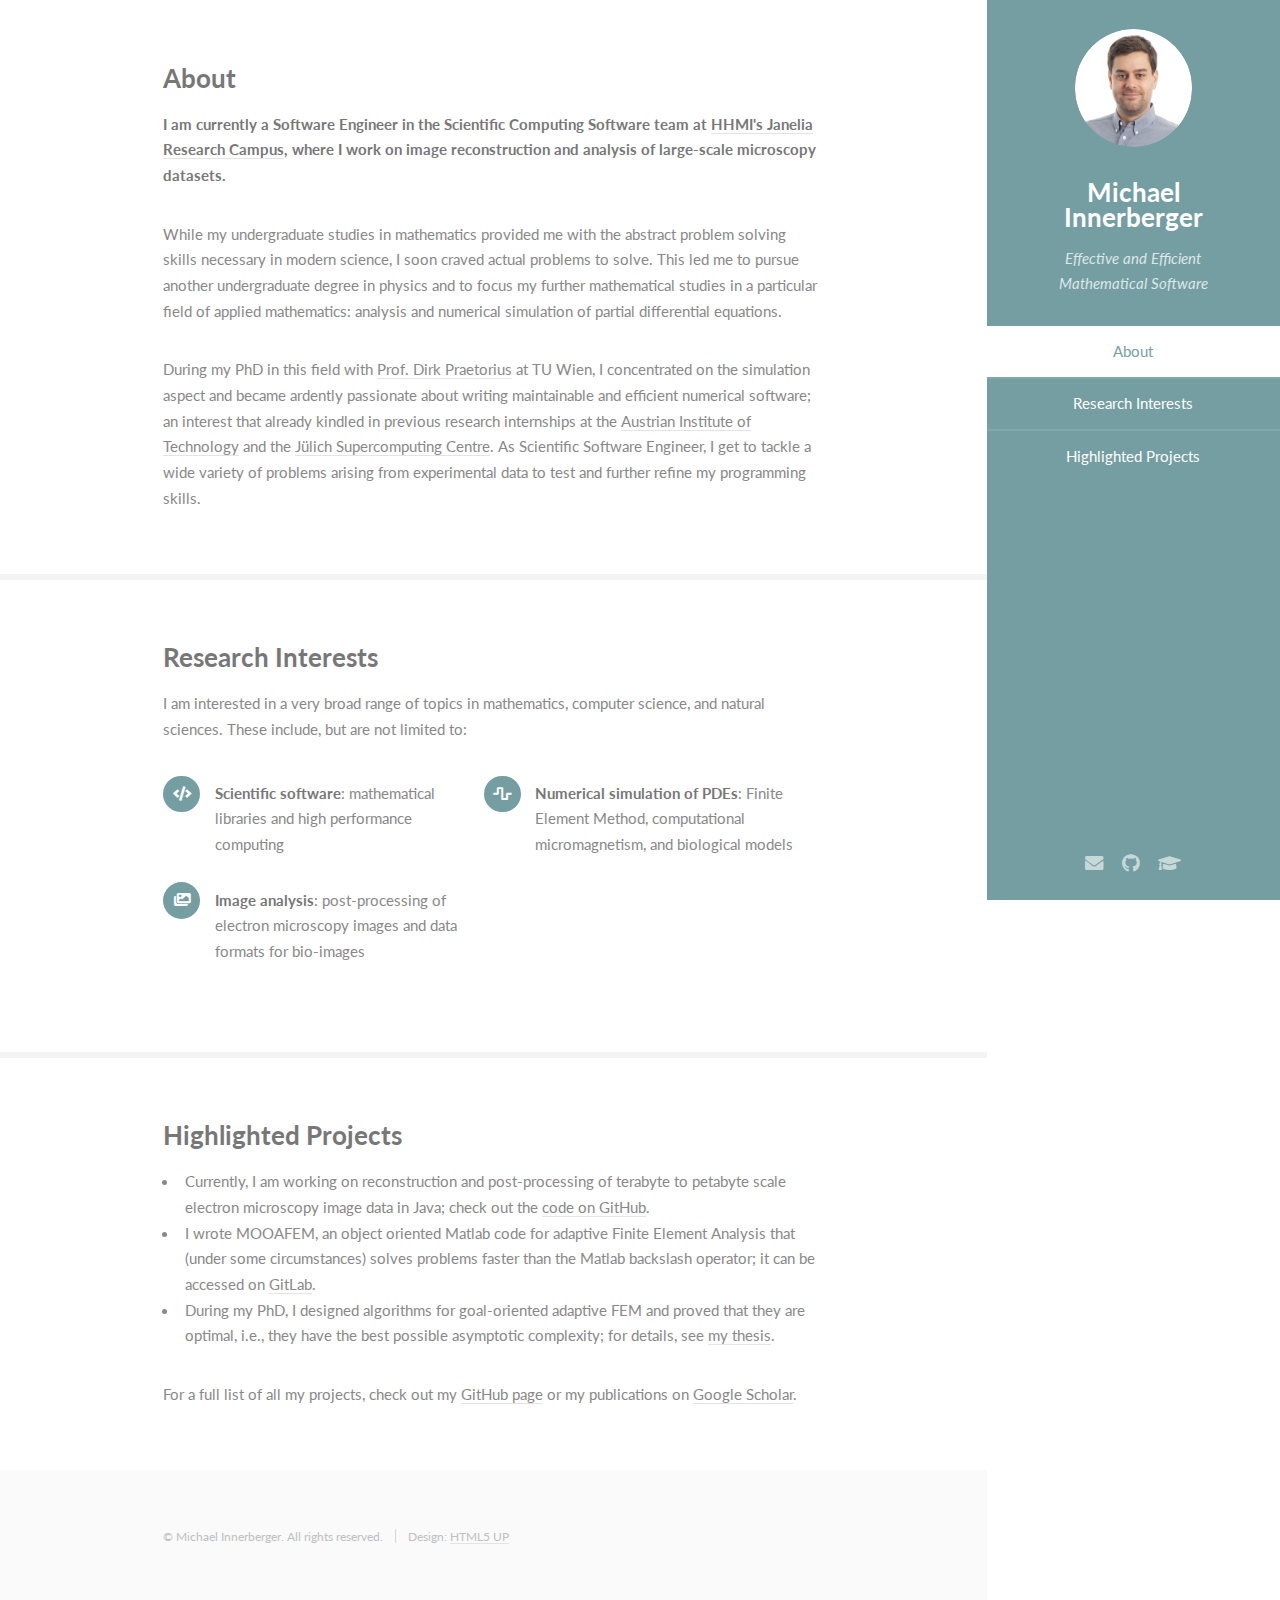
<file: index.html>
<!DOCTYPE HTML>
<!--
	Read Only by HTML5 UP
	html5up.net | @ajlkn
	Free for personal and commercial use under the CCA 3.0 license (html5up.net/license)
-->
<html>
	<head>
		<title>Michael Innerberger - Homepage</title>
		<meta charset="utf-8" />
		<meta name="viewport" content="width=device-width, initial-scale=1, user-scalable=no" />
		<link rel="stylesheet" href="assets/css/main.css" />
	</head>
	<body class="is-preload">

		<!-- Header -->
			<section id="header">
				<header>
					<span class="image avatar"><img src="images/avatar.jpg" alt="" /></span>
					<h1 id="logo"><a href="#">Michael Innerberger</a></h1>
					<p>Effective and Efficient<br/>Mathematical Software</p>
				</header>
				<nav id="nav">
					<ul>
<li><a href="#about" class="active">About</a></li>
<li><a href="#research-interests">Research Interests</a></li>
<li><a href="#highlighted-projects">Highlighted Projects</a></li>

					</ul>
				</nav>
				<footer>
					<ul class="icons">
						<li><a href="mailto:innerbergerm[at]hhmi.org" class="icon solid fa-envelope"><span class="label">Email</span></a></li>
						<li><a href="https://github.com/minnerbe" class="icon brands fa-github"><span class="label">Github</span></a></li>
						<li><a href="https://scholar.google.com/citations?user=YduVeoMAAAAJ" class="icon solid fa-graduation-cap"><span class="label">Google Scholar</span></a></li>
					</ul>
				</footer>
			</section>

		<!-- Wrapper -->
			<div id="wrapper">

				<!-- Main -->
					<div id="main">

<!-- About -->
<section id="about">
<div class="container">
<h3>About</h3>
<p><strong>I am currently a Software Engineer in the Scientific Computing Software team at <a href="https://www.janelia.org">HHMI's Janelia Research Campus</a>, where I work on image reconstruction and analysis of large-scale microscopy datasets.</strong></p>
<p>While my undergraduate studies in mathematics provided me with the abstract problem solving skills necessary in modern science, I soon craved actual problems to solve. This led me to pursue another undergraduate degree in physics and to focus my further mathematical studies in a particular field of applied mathematics: analysis and numerical simulation of partial differential equations.</p>
<p>During my PhD in this field with <a href="https://www.asc.tuwien.ac.at/~praetorius/">Prof. Dirk Praetorius</a> at TU Wien, I concentrated on the simulation aspect and became ardently passionate about writing maintainable and efficient numerical software; an interest that already kindled in previous research internships at the <a href="https://www.ait.ac.at/en/">Austrian Institute of Technology</a> and the <a href="https://www.fz-juelich.de/en/ias/jsc">Jülich Supercomputing Centre</a>. As Scientific Software Engineer, I get to tackle a wide variety of problems arising from experimental data to test and further refine my programming skills.</p></div>
</section>

<!-- Research Interests -->
<section id="research-interests">
<div class="container">
<h3>Research Interests</h3>
<p>I am interested in a very broad range of topics in mathematics, computer science, and natural sciences. These include, but are not limited to:</p>
<ul class="feature-icons">
	<li class="icon solid fa-code"><b>Scientific software</b>: mathematical libraries and high performance computing</li>
	<li class="icon solid fa-wave-square"><b>Numerical simulation of PDEs</b>: Finite Element Method, computational micromagnetism, and biological models</li>
	<li class="icon solid fa-images"><b>Image analysis</b>: post-processing of electron microscopy images and data formats for bio-images</li>
</ul>
</div>
</section>

<!-- Highlighted Projects -->
<section id="highlighted-projects">
<div class="container">
<h3>Highlighted Projects</h3>
<ul>
<li>Currently, I am working on reconstruction and post-processing of terabyte to petabyte scale electron microscopy image data in Java; check out the <a href="https://github.com/saalfeldlab/render">code on GitHub</a>.</li>
<li>I wrote MOOAFEM, an object oriented Matlab code for adaptive Finite Element Analysis that (under some circumstances) solves problems faster than the Matlab backslash operator; it can be accessed on <a href="https://gitlab.tuwien.ac.at/asc/praetorius/mooafem">GitLab</a>.</li>
<li>During my PhD, I designed algorithms for goal-oriented adaptive FEM and proved that they are optimal, i.e., they have the best possible asymptotic complexity; for details, see <a href="https://doi.org/10.34726/hss.2022.97220">my thesis</a>.</li>
</ul>
<p>For a full list of all my projects, check out my <a href="https://github.com/minnerbe">GitHub page</a> or my publications on <a href="https://scholar.google.com/citations?user=YduVeoMAAAAJ">Google Scholar</a>.</p></div>
</section>



					</div>

				<!-- Footer -->
					<section id="footer">
						<div class="container">
							<ul class="copyright">
								<li>&copy; Michael Innerberger. All rights reserved.</li><li>Design: <a href="http://html5up.net">HTML5 UP</a></li>
							</ul>
						</div>
					</section>

			</div>

		<!-- Scripts -->
			<script src="assets/js/jquery.min.js"></script>
			<script src="assets/js/jquery.scrollex.min.js"></script>
			<script src="assets/js/jquery.scrolly.min.js"></script>
			<script src="assets/js/browser.min.js"></script>
			<script src="assets/js/breakpoints.min.js"></script>
			<script src="assets/js/util.js"></script>
			<script src="assets/js/main.js"></script>

	</body>
</html>
</file>
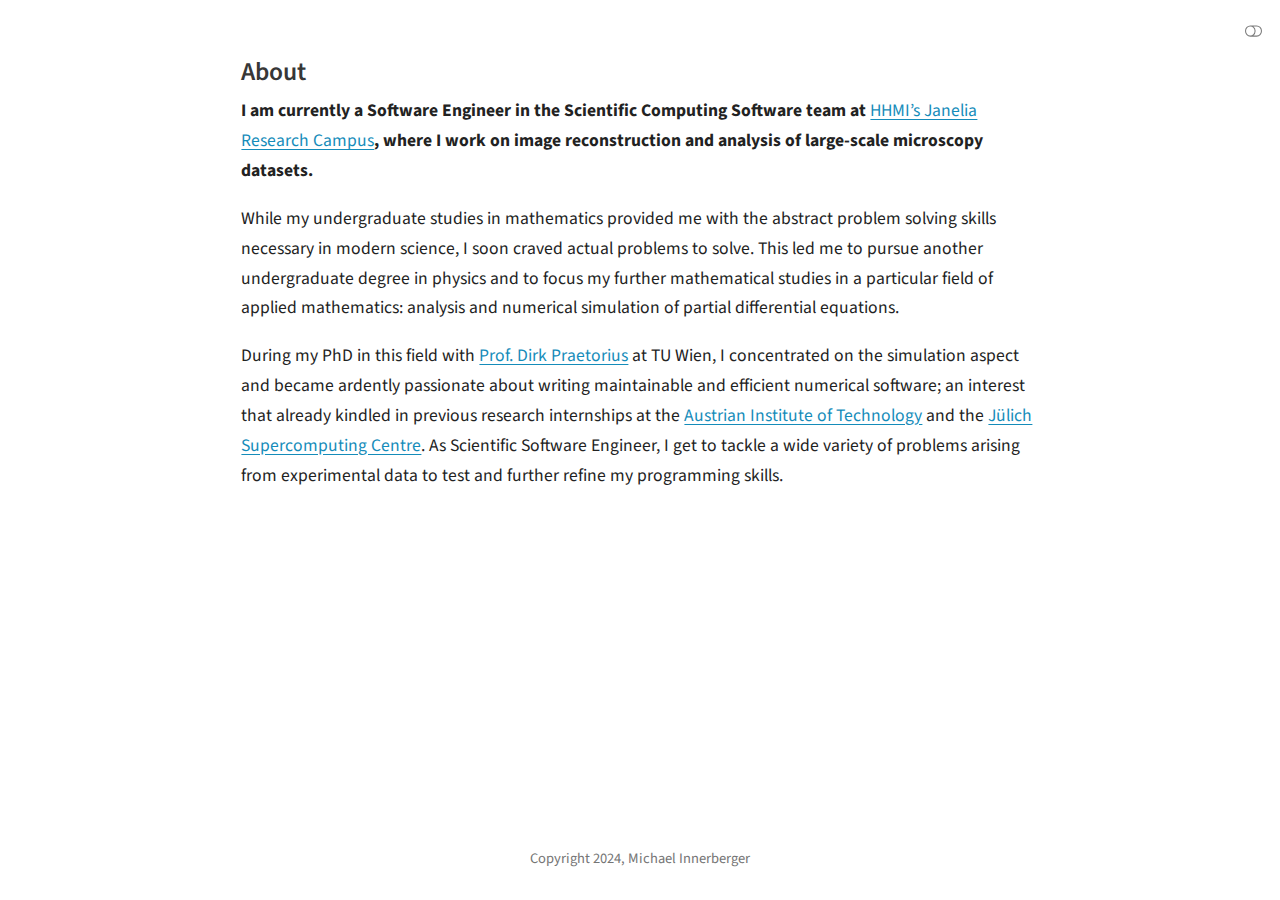
<file: content/about.html>
<!DOCTYPE html>
<html xmlns="http://www.w3.org/1999/xhtml" lang="en" xml:lang="en"><head>

<meta charset="utf-8">
<meta name="generator" content="quarto-1.6.39">

<meta name="viewport" content="width=device-width, initial-scale=1.0, user-scalable=yes">


<title>about – Michael Innerberger</title>
<style>
code{white-space: pre-wrap;}
span.smallcaps{font-variant: small-caps;}
div.columns{display: flex; gap: min(4vw, 1.5em);}
div.column{flex: auto; overflow-x: auto;}
div.hanging-indent{margin-left: 1.5em; text-indent: -1.5em;}
ul.task-list{list-style: none;}
ul.task-list li input[type="checkbox"] {
  width: 0.8em;
  margin: 0 0.8em 0.2em -1em; /* quarto-specific, see https://github.com/quarto-dev/quarto-cli/issues/4556 */ 
  vertical-align: middle;
}
</style>


<script src="../site_libs/quarto-nav/quarto-nav.js"></script>
<script src="../site_libs/quarto-nav/headroom.min.js"></script>
<script src="../site_libs/clipboard/clipboard.min.js"></script>
<script src="../site_libs/quarto-search/autocomplete.umd.js"></script>
<script src="../site_libs/quarto-search/fuse.min.js"></script>
<script src="../site_libs/quarto-search/quarto-search.js"></script>
<meta name="quarto:offset" content="../">
<script src="../site_libs/quarto-html/quarto.js"></script>
<script src="../site_libs/quarto-html/popper.min.js"></script>
<script src="../site_libs/quarto-html/tippy.umd.min.js"></script>
<script src="../site_libs/quarto-html/anchor.min.js"></script>
<link href="../site_libs/quarto-html/tippy.css" rel="stylesheet">
<link href="../site_libs/quarto-html/quarto-syntax-highlighting-e26003cea8cd680ca0c55a263523d882.css" rel="stylesheet" class="quarto-color-scheme" id="quarto-text-highlighting-styles">
<link href="../site_libs/quarto-html/quarto-syntax-highlighting-dark-d166b450ba5a8e9f7a0ab969bf6592c1.css" rel="prefetch" class="quarto-color-scheme quarto-color-alternate" id="quarto-text-highlighting-styles">
<script src="../site_libs/bootstrap/bootstrap.min.js"></script>
<link href="../site_libs/bootstrap/bootstrap-icons.css" rel="stylesheet">
<link href="../site_libs/bootstrap/bootstrap-1119ebee5c024151438df8c57799cf15.min.css" rel="stylesheet" append-hash="true" class="quarto-color-scheme" id="quarto-bootstrap" data-mode="light">
<link href="../site_libs/bootstrap/bootstrap-dark-7e7719df370e4d494ff0ce82b942897e.min.css" rel="prefetch" append-hash="true" class="quarto-color-scheme quarto-color-alternate" id="quarto-bootstrap" data-mode="dark">
<script id="quarto-search-options" type="application/json">{
  "location": "sidebar",
  "copy-button": false,
  "collapse-after": 3,
  "panel-placement": "start",
  "type": "textbox",
  "limit": 50,
  "keyboard-shortcut": [
    "f",
    "/",
    "s"
  ],
  "show-item-context": false,
  "language": {
    "search-no-results-text": "No results",
    "search-matching-documents-text": "matching documents",
    "search-copy-link-title": "Copy link to search",
    "search-hide-matches-text": "Hide additional matches",
    "search-more-match-text": "more match in this document",
    "search-more-matches-text": "more matches in this document",
    "search-clear-button-title": "Clear",
    "search-text-placeholder": "",
    "search-detached-cancel-button-title": "Cancel",
    "search-submit-button-title": "Submit",
    "search-label": "Search"
  }
}</script>


<link rel="stylesheet" href="../style.css">
</head>

<body class="fullcontent">

<div id="quarto-search-results"></div>
<!-- content -->
<div id="quarto-content" class="quarto-container page-columns page-rows-contents page-layout-article">
<!-- sidebar -->
<!-- margin-sidebar -->
    
<!-- main -->
<main class="content" id="quarto-document-content"><header id="title-block-header" class="quarto-title-block"></header>




<section id="about" class="level3">
<h3 class="anchored" data-anchor-id="about">About</h3>
<p><strong>I am currently a Software Engineer in the Scientific Computing Software team at <a href="https://www.janelia.org">HHMI’s Janelia Research Campus</a>, where I work on image reconstruction and analysis of large-scale microscopy datasets.</strong></p>
<p>While my undergraduate studies in mathematics provided me with the abstract problem solving skills necessary in modern science, I soon craved actual problems to solve. This led me to pursue another undergraduate degree in physics and to focus my further mathematical studies in a particular field of applied mathematics: analysis and numerical simulation of partial differential equations.</p>
<p>During my PhD in this field with <a href="https://www.asc.tuwien.ac.at/~praetorius/">Prof.&nbsp;Dirk Praetorius</a> at TU Wien, I concentrated on the simulation aspect and became ardently passionate about writing maintainable and efficient numerical software; an interest that already kindled in previous research internships at the <a href="https://www.ait.ac.at/en/">Austrian Institute of Technology</a> and the <a href="https://www.fz-juelich.de/en/ias/jsc">Jülich Supercomputing Centre</a>. As Scientific Software Engineer, I get to tackle a wide variety of problems arising from experimental data to test and further refine my programming skills.</p>


</section>

</main> <!-- /main -->
<script id="quarto-html-after-body" type="application/javascript">
window.document.addEventListener("DOMContentLoaded", function (event) {
  const toggleBodyColorMode = (bsSheetEl) => {
    const mode = bsSheetEl.getAttribute("data-mode");
    const bodyEl = window.document.querySelector("body");
    if (mode === "dark") {
      bodyEl.classList.add("quarto-dark");
      bodyEl.classList.remove("quarto-light");
    } else {
      bodyEl.classList.add("quarto-light");
      bodyEl.classList.remove("quarto-dark");
    }
  }
  const toggleBodyColorPrimary = () => {
    const bsSheetEl = window.document.querySelector("link#quarto-bootstrap");
    if (bsSheetEl) {
      toggleBodyColorMode(bsSheetEl);
    }
  }
  toggleBodyColorPrimary();  
  const disableStylesheet = (stylesheets) => {
    for (let i=0; i < stylesheets.length; i++) {
      const stylesheet = stylesheets[i];
      stylesheet.rel = 'prefetch';
    }
  }
  const enableStylesheet = (stylesheets) => {
    for (let i=0; i < stylesheets.length; i++) {
      const stylesheet = stylesheets[i];
      stylesheet.rel = 'stylesheet';
    }
  }
  const manageTransitions = (selector, allowTransitions) => {
    const els = window.document.querySelectorAll(selector);
    for (let i=0; i < els.length; i++) {
      const el = els[i];
      if (allowTransitions) {
        el.classList.remove('notransition');
      } else {
        el.classList.add('notransition');
      }
    }
  }
  const toggleGiscusIfUsed = (isAlternate, darkModeDefault) => {
    const baseTheme = document.querySelector('#giscus-base-theme')?.value ?? 'light';
    const alternateTheme = document.querySelector('#giscus-alt-theme')?.value ?? 'dark';
    let newTheme = '';
    if(darkModeDefault) {
      newTheme = isAlternate ? baseTheme : alternateTheme;
    } else {
      newTheme = isAlternate ? alternateTheme : baseTheme;
    }
    const changeGiscusTheme = () => {
      // From: https://github.com/giscus/giscus/issues/336
      const sendMessage = (message) => {
        const iframe = document.querySelector('iframe.giscus-frame');
        if (!iframe) return;
        iframe.contentWindow.postMessage({ giscus: message }, 'https://giscus.app');
      }
      sendMessage({
        setConfig: {
          theme: newTheme
        }
      });
    }
    const isGiscussLoaded = window.document.querySelector('iframe.giscus-frame') !== null;
    if (isGiscussLoaded) {
      changeGiscusTheme();
    }
  }
  const toggleColorMode = (alternate) => {
    // Switch the stylesheets
    const alternateStylesheets = window.document.querySelectorAll('link.quarto-color-scheme.quarto-color-alternate');
    manageTransitions('#quarto-margin-sidebar .nav-link', false);
    if (alternate) {
      enableStylesheet(alternateStylesheets);
      for (const sheetNode of alternateStylesheets) {
        if (sheetNode.id === "quarto-bootstrap") {
          toggleBodyColorMode(sheetNode);
        }
      }
    } else {
      disableStylesheet(alternateStylesheets);
      toggleBodyColorPrimary();
    }
    manageTransitions('#quarto-margin-sidebar .nav-link', true);
    // Switch the toggles
    const toggles = window.document.querySelectorAll('.quarto-color-scheme-toggle');
    for (let i=0; i < toggles.length; i++) {
      const toggle = toggles[i];
      if (toggle) {
        if (alternate) {
          toggle.classList.add("alternate");     
        } else {
          toggle.classList.remove("alternate");
        }
      }
    }
    // Hack to workaround the fact that safari doesn't
    // properly recolor the scrollbar when toggling (#1455)
    if (navigator.userAgent.indexOf('Safari') > 0 && navigator.userAgent.indexOf('Chrome') == -1) {
      manageTransitions("body", false);
      window.scrollTo(0, 1);
      setTimeout(() => {
        window.scrollTo(0, 0);
        manageTransitions("body", true);
      }, 40);  
    }
  }
  const isFileUrl = () => { 
    return window.location.protocol === 'file:';
  }
  const hasAlternateSentinel = () => {  
    let styleSentinel = getColorSchemeSentinel();
    if (styleSentinel !== null) {
      return styleSentinel === "alternate";
    } else {
      return false;
    }
  }
  const setStyleSentinel = (alternate) => {
    const value = alternate ? "alternate" : "default";
    if (!isFileUrl()) {
      window.localStorage.setItem("quarto-color-scheme", value);
    } else {
      localAlternateSentinel = value;
    }
  }
  const getColorSchemeSentinel = () => {
    if (!isFileUrl()) {
      const storageValue = window.localStorage.getItem("quarto-color-scheme");
      return storageValue != null ? storageValue : localAlternateSentinel;
    } else {
      return localAlternateSentinel;
    }
  }
  const darkModeDefault = false;
  let localAlternateSentinel = darkModeDefault ? 'alternate' : 'default';
  // Dark / light mode switch
  window.quartoToggleColorScheme = () => {
    // Read the current dark / light value 
    let toAlternate = !hasAlternateSentinel();
    toggleColorMode(toAlternate);
    setStyleSentinel(toAlternate);
    toggleGiscusIfUsed(toAlternate, darkModeDefault);
  };
  // Ensure there is a toggle, if there isn't float one in the top right
  if (window.document.querySelector('.quarto-color-scheme-toggle') === null) {
    const a = window.document.createElement('a');
    a.classList.add('top-right');
    a.classList.add('quarto-color-scheme-toggle');
    a.href = "";
    a.onclick = function() { try { window.quartoToggleColorScheme(); } catch {} return false; };
    const i = window.document.createElement("i");
    i.classList.add('bi');
    a.appendChild(i);
    window.document.body.appendChild(a);
  }
  // Switch to dark mode if need be
  if (hasAlternateSentinel()) {
    toggleColorMode(true);
  } else {
    toggleColorMode(false);
  }
  const icon = "";
  const anchorJS = new window.AnchorJS();
  anchorJS.options = {
    placement: 'right',
    icon: icon
  };
  anchorJS.add('.anchored');
  const isCodeAnnotation = (el) => {
    for (const clz of el.classList) {
      if (clz.startsWith('code-annotation-')) {                     
        return true;
      }
    }
    return false;
  }
  const onCopySuccess = function(e) {
    // button target
    const button = e.trigger;
    // don't keep focus
    button.blur();
    // flash "checked"
    button.classList.add('code-copy-button-checked');
    var currentTitle = button.getAttribute("title");
    button.setAttribute("title", "Copied!");
    let tooltip;
    if (window.bootstrap) {
      button.setAttribute("data-bs-toggle", "tooltip");
      button.setAttribute("data-bs-placement", "left");
      button.setAttribute("data-bs-title", "Copied!");
      tooltip = new bootstrap.Tooltip(button, 
        { trigger: "manual", 
          customClass: "code-copy-button-tooltip",
          offset: [0, -8]});
      tooltip.show();    
    }
    setTimeout(function() {
      if (tooltip) {
        tooltip.hide();
        button.removeAttribute("data-bs-title");
        button.removeAttribute("data-bs-toggle");
        button.removeAttribute("data-bs-placement");
      }
      button.setAttribute("title", currentTitle);
      button.classList.remove('code-copy-button-checked');
    }, 1000);
    // clear code selection
    e.clearSelection();
  }
  const getTextToCopy = function(trigger) {
      const codeEl = trigger.previousElementSibling.cloneNode(true);
      for (const childEl of codeEl.children) {
        if (isCodeAnnotation(childEl)) {
          childEl.remove();
        }
      }
      return codeEl.innerText;
  }
  const clipboard = new window.ClipboardJS('.code-copy-button:not([data-in-quarto-modal])', {
    text: getTextToCopy
  });
  clipboard.on('success', onCopySuccess);
  if (window.document.getElementById('quarto-embedded-source-code-modal')) {
    const clipboardModal = new window.ClipboardJS('.code-copy-button[data-in-quarto-modal]', {
      text: getTextToCopy,
      container: window.document.getElementById('quarto-embedded-source-code-modal')
    });
    clipboardModal.on('success', onCopySuccess);
  }
    var localhostRegex = new RegExp(/^(?:http|https):\/\/localhost\:?[0-9]*\//);
    var mailtoRegex = new RegExp(/^mailto:/);
      var filterRegex = new RegExp('/' + window.location.host + '/');
    var isInternal = (href) => {
        return filterRegex.test(href) || localhostRegex.test(href) || mailtoRegex.test(href);
    }
    // Inspect non-navigation links and adorn them if external
 	var links = window.document.querySelectorAll('a[href]:not(.nav-link):not(.navbar-brand):not(.toc-action):not(.sidebar-link):not(.sidebar-item-toggle):not(.pagination-link):not(.no-external):not([aria-hidden]):not(.dropdown-item):not(.quarto-navigation-tool):not(.about-link)');
    for (var i=0; i<links.length; i++) {
      const link = links[i];
      if (!isInternal(link.href)) {
        // undo the damage that might have been done by quarto-nav.js in the case of
        // links that we want to consider external
        if (link.dataset.originalHref !== undefined) {
          link.href = link.dataset.originalHref;
        }
      }
    }
  function tippyHover(el, contentFn, onTriggerFn, onUntriggerFn) {
    const config = {
      allowHTML: true,
      maxWidth: 500,
      delay: 100,
      arrow: false,
      appendTo: function(el) {
          return el.parentElement;
      },
      interactive: true,
      interactiveBorder: 10,
      theme: 'quarto',
      placement: 'bottom-start',
    };
    if (contentFn) {
      config.content = contentFn;
    }
    if (onTriggerFn) {
      config.onTrigger = onTriggerFn;
    }
    if (onUntriggerFn) {
      config.onUntrigger = onUntriggerFn;
    }
    window.tippy(el, config); 
  }
  const noterefs = window.document.querySelectorAll('a[role="doc-noteref"]');
  for (var i=0; i<noterefs.length; i++) {
    const ref = noterefs[i];
    tippyHover(ref, function() {
      // use id or data attribute instead here
      let href = ref.getAttribute('data-footnote-href') || ref.getAttribute('href');
      try { href = new URL(href).hash; } catch {}
      const id = href.replace(/^#\/?/, "");
      const note = window.document.getElementById(id);
      if (note) {
        return note.innerHTML;
      } else {
        return "";
      }
    });
  }
  const xrefs = window.document.querySelectorAll('a.quarto-xref');
  const processXRef = (id, note) => {
    // Strip column container classes
    const stripColumnClz = (el) => {
      el.classList.remove("page-full", "page-columns");
      if (el.children) {
        for (const child of el.children) {
          stripColumnClz(child);
        }
      }
    }
    stripColumnClz(note)
    if (id === null || id.startsWith('sec-')) {
      // Special case sections, only their first couple elements
      const container = document.createElement("div");
      if (note.children && note.children.length > 2) {
        container.appendChild(note.children[0].cloneNode(true));
        for (let i = 1; i < note.children.length; i++) {
          const child = note.children[i];
          if (child.tagName === "P" && child.innerText === "") {
            continue;
          } else {
            container.appendChild(child.cloneNode(true));
            break;
          }
        }
        if (window.Quarto?.typesetMath) {
          window.Quarto.typesetMath(container);
        }
        return container.innerHTML
      } else {
        if (window.Quarto?.typesetMath) {
          window.Quarto.typesetMath(note);
        }
        return note.innerHTML;
      }
    } else {
      // Remove any anchor links if they are present
      const anchorLink = note.querySelector('a.anchorjs-link');
      if (anchorLink) {
        anchorLink.remove();
      }
      if (window.Quarto?.typesetMath) {
        window.Quarto.typesetMath(note);
      }
      if (note.classList.contains("callout")) {
        return note.outerHTML;
      } else {
        return note.innerHTML;
      }
    }
  }
  for (var i=0; i<xrefs.length; i++) {
    const xref = xrefs[i];
    tippyHover(xref, undefined, function(instance) {
      instance.disable();
      let url = xref.getAttribute('href');
      let hash = undefined; 
      if (url.startsWith('#')) {
        hash = url;
      } else {
        try { hash = new URL(url).hash; } catch {}
      }
      if (hash) {
        const id = hash.replace(/^#\/?/, "");
        const note = window.document.getElementById(id);
        if (note !== null) {
          try {
            const html = processXRef(id, note.cloneNode(true));
            instance.setContent(html);
          } finally {
            instance.enable();
            instance.show();
          }
        } else {
          // See if we can fetch this
          fetch(url.split('#')[0])
          .then(res => res.text())
          .then(html => {
            const parser = new DOMParser();
            const htmlDoc = parser.parseFromString(html, "text/html");
            const note = htmlDoc.getElementById(id);
            if (note !== null) {
              const html = processXRef(id, note);
              instance.setContent(html);
            } 
          }).finally(() => {
            instance.enable();
            instance.show();
          });
        }
      } else {
        // See if we can fetch a full url (with no hash to target)
        // This is a special case and we should probably do some content thinning / targeting
        fetch(url)
        .then(res => res.text())
        .then(html => {
          const parser = new DOMParser();
          const htmlDoc = parser.parseFromString(html, "text/html");
          const note = htmlDoc.querySelector('main.content');
          if (note !== null) {
            // This should only happen for chapter cross references
            // (since there is no id in the URL)
            // remove the first header
            if (note.children.length > 0 && note.children[0].tagName === "HEADER") {
              note.children[0].remove();
            }
            const html = processXRef(null, note);
            instance.setContent(html);
          } 
        }).finally(() => {
          instance.enable();
          instance.show();
        });
      }
    }, function(instance) {
    });
  }
      let selectedAnnoteEl;
      const selectorForAnnotation = ( cell, annotation) => {
        let cellAttr = 'data-code-cell="' + cell + '"';
        let lineAttr = 'data-code-annotation="' +  annotation + '"';
        const selector = 'span[' + cellAttr + '][' + lineAttr + ']';
        return selector;
      }
      const selectCodeLines = (annoteEl) => {
        const doc = window.document;
        const targetCell = annoteEl.getAttribute("data-target-cell");
        const targetAnnotation = annoteEl.getAttribute("data-target-annotation");
        const annoteSpan = window.document.querySelector(selectorForAnnotation(targetCell, targetAnnotation));
        const lines = annoteSpan.getAttribute("data-code-lines").split(",");
        const lineIds = lines.map((line) => {
          return targetCell + "-" + line;
        })
        let top = null;
        let height = null;
        let parent = null;
        if (lineIds.length > 0) {
            //compute the position of the single el (top and bottom and make a div)
            const el = window.document.getElementById(lineIds[0]);
            top = el.offsetTop;
            height = el.offsetHeight;
            parent = el.parentElement.parentElement;
          if (lineIds.length > 1) {
            const lastEl = window.document.getElementById(lineIds[lineIds.length - 1]);
            const bottom = lastEl.offsetTop + lastEl.offsetHeight;
            height = bottom - top;
          }
          if (top !== null && height !== null && parent !== null) {
            // cook up a div (if necessary) and position it 
            let div = window.document.getElementById("code-annotation-line-highlight");
            if (div === null) {
              div = window.document.createElement("div");
              div.setAttribute("id", "code-annotation-line-highlight");
              div.style.position = 'absolute';
              parent.appendChild(div);
            }
            div.style.top = top - 2 + "px";
            div.style.height = height + 4 + "px";
            div.style.left = 0;
            let gutterDiv = window.document.getElementById("code-annotation-line-highlight-gutter");
            if (gutterDiv === null) {
              gutterDiv = window.document.createElement("div");
              gutterDiv.setAttribute("id", "code-annotation-line-highlight-gutter");
              gutterDiv.style.position = 'absolute';
              const codeCell = window.document.getElementById(targetCell);
              const gutter = codeCell.querySelector('.code-annotation-gutter');
              gutter.appendChild(gutterDiv);
            }
            gutterDiv.style.top = top - 2 + "px";
            gutterDiv.style.height = height + 4 + "px";
          }
          selectedAnnoteEl = annoteEl;
        }
      };
      const unselectCodeLines = () => {
        const elementsIds = ["code-annotation-line-highlight", "code-annotation-line-highlight-gutter"];
        elementsIds.forEach((elId) => {
          const div = window.document.getElementById(elId);
          if (div) {
            div.remove();
          }
        });
        selectedAnnoteEl = undefined;
      };
        // Handle positioning of the toggle
    window.addEventListener(
      "resize",
      throttle(() => {
        elRect = undefined;
        if (selectedAnnoteEl) {
          selectCodeLines(selectedAnnoteEl);
        }
      }, 10)
    );
    function throttle(fn, ms) {
    let throttle = false;
    let timer;
      return (...args) => {
        if(!throttle) { // first call gets through
            fn.apply(this, args);
            throttle = true;
        } else { // all the others get throttled
            if(timer) clearTimeout(timer); // cancel #2
            timer = setTimeout(() => {
              fn.apply(this, args);
              timer = throttle = false;
            }, ms);
        }
      };
    }
      // Attach click handler to the DT
      const annoteDls = window.document.querySelectorAll('dt[data-target-cell]');
      for (const annoteDlNode of annoteDls) {
        annoteDlNode.addEventListener('click', (event) => {
          const clickedEl = event.target;
          if (clickedEl !== selectedAnnoteEl) {
            unselectCodeLines();
            const activeEl = window.document.querySelector('dt[data-target-cell].code-annotation-active');
            if (activeEl) {
              activeEl.classList.remove('code-annotation-active');
            }
            selectCodeLines(clickedEl);
            clickedEl.classList.add('code-annotation-active');
          } else {
            // Unselect the line
            unselectCodeLines();
            clickedEl.classList.remove('code-annotation-active');
          }
        });
      }
  const findCites = (el) => {
    const parentEl = el.parentElement;
    if (parentEl) {
      const cites = parentEl.dataset.cites;
      if (cites) {
        return {
          el,
          cites: cites.split(' ')
        };
      } else {
        return findCites(el.parentElement)
      }
    } else {
      return undefined;
    }
  };
  var bibliorefs = window.document.querySelectorAll('a[role="doc-biblioref"]');
  for (var i=0; i<bibliorefs.length; i++) {
    const ref = bibliorefs[i];
    const citeInfo = findCites(ref);
    if (citeInfo) {
      tippyHover(citeInfo.el, function() {
        var popup = window.document.createElement('div');
        citeInfo.cites.forEach(function(cite) {
          var citeDiv = window.document.createElement('div');
          citeDiv.classList.add('hanging-indent');
          citeDiv.classList.add('csl-entry');
          var biblioDiv = window.document.getElementById('ref-' + cite);
          if (biblioDiv) {
            citeDiv.innerHTML = biblioDiv.innerHTML;
          }
          popup.appendChild(citeDiv);
        });
        return popup.innerHTML;
      });
    }
  }
});
</script>
</div> <!-- /content -->
<footer class="footer">
  <div class="nav-footer">
    <div class="nav-footer-left">
      &nbsp;
    </div>   
    <div class="nav-footer-center">
<p>Copyright 2024, Michael Innerberger</p>
</div>
    <div class="nav-footer-right">
      &nbsp;
    </div>
  </div>
</footer>




</body></html>
</file>
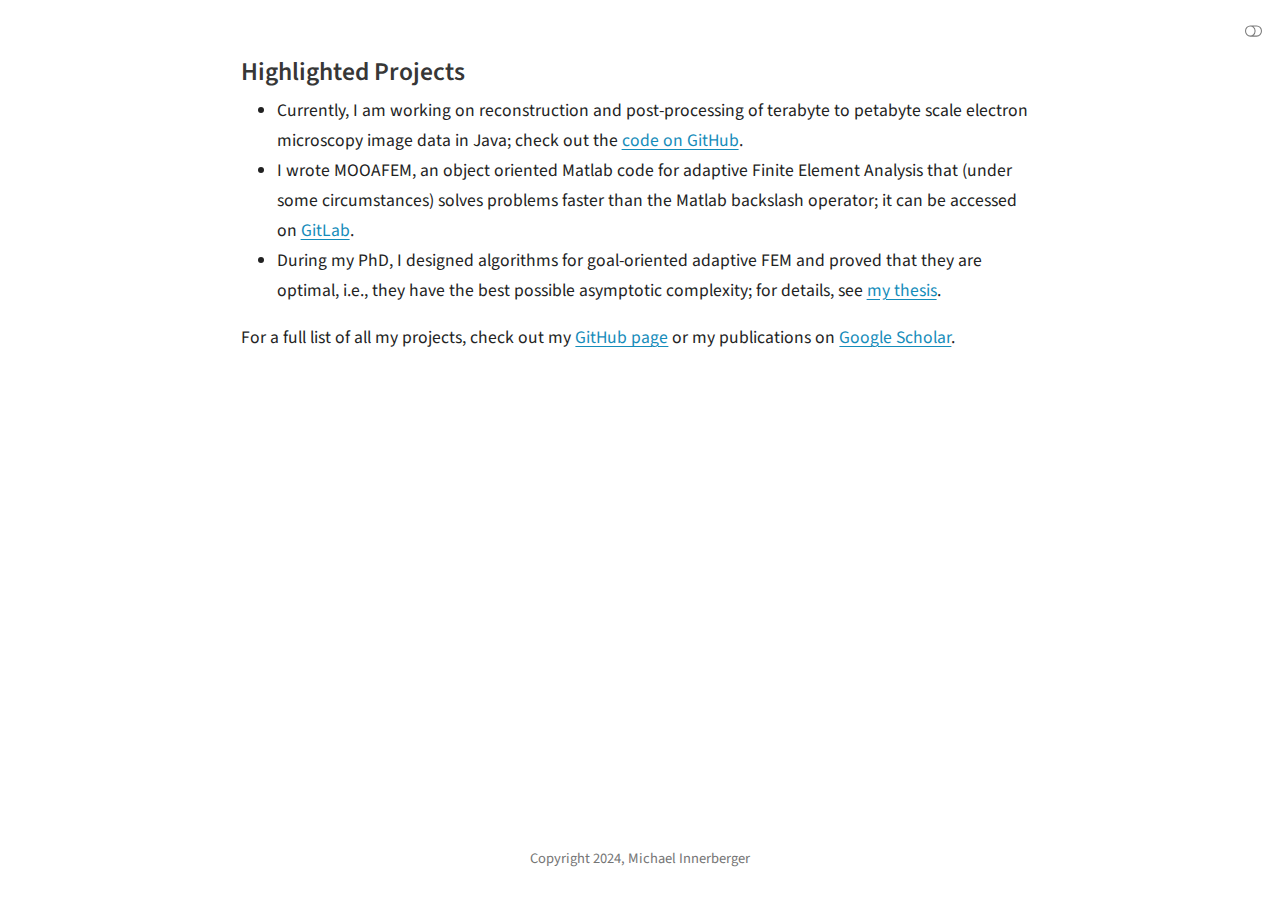
<file: content/projects.html>
<!DOCTYPE html>
<html xmlns="http://www.w3.org/1999/xhtml" lang="en" xml:lang="en"><head>

<meta charset="utf-8">
<meta name="generator" content="quarto-1.6.39">

<meta name="viewport" content="width=device-width, initial-scale=1.0, user-scalable=yes">


<title>projects – Michael Innerberger</title>
<style>
code{white-space: pre-wrap;}
span.smallcaps{font-variant: small-caps;}
div.columns{display: flex; gap: min(4vw, 1.5em);}
div.column{flex: auto; overflow-x: auto;}
div.hanging-indent{margin-left: 1.5em; text-indent: -1.5em;}
ul.task-list{list-style: none;}
ul.task-list li input[type="checkbox"] {
  width: 0.8em;
  margin: 0 0.8em 0.2em -1em; /* quarto-specific, see https://github.com/quarto-dev/quarto-cli/issues/4556 */ 
  vertical-align: middle;
}
</style>


<script src="../site_libs/quarto-nav/quarto-nav.js"></script>
<script src="../site_libs/quarto-nav/headroom.min.js"></script>
<script src="../site_libs/clipboard/clipboard.min.js"></script>
<script src="../site_libs/quarto-search/autocomplete.umd.js"></script>
<script src="../site_libs/quarto-search/fuse.min.js"></script>
<script src="../site_libs/quarto-search/quarto-search.js"></script>
<meta name="quarto:offset" content="../">
<script src="../site_libs/quarto-html/quarto.js"></script>
<script src="../site_libs/quarto-html/popper.min.js"></script>
<script src="../site_libs/quarto-html/tippy.umd.min.js"></script>
<script src="../site_libs/quarto-html/anchor.min.js"></script>
<link href="../site_libs/quarto-html/tippy.css" rel="stylesheet">
<link href="../site_libs/quarto-html/quarto-syntax-highlighting-e26003cea8cd680ca0c55a263523d882.css" rel="stylesheet" class="quarto-color-scheme" id="quarto-text-highlighting-styles">
<link href="../site_libs/quarto-html/quarto-syntax-highlighting-dark-d166b450ba5a8e9f7a0ab969bf6592c1.css" rel="prefetch" class="quarto-color-scheme quarto-color-alternate" id="quarto-text-highlighting-styles">
<script src="../site_libs/bootstrap/bootstrap.min.js"></script>
<link href="../site_libs/bootstrap/bootstrap-icons.css" rel="stylesheet">
<link href="../site_libs/bootstrap/bootstrap-1119ebee5c024151438df8c57799cf15.min.css" rel="stylesheet" append-hash="true" class="quarto-color-scheme" id="quarto-bootstrap" data-mode="light">
<link href="../site_libs/bootstrap/bootstrap-dark-7e7719df370e4d494ff0ce82b942897e.min.css" rel="prefetch" append-hash="true" class="quarto-color-scheme quarto-color-alternate" id="quarto-bootstrap" data-mode="dark">
<script id="quarto-search-options" type="application/json">{
  "location": "sidebar",
  "copy-button": false,
  "collapse-after": 3,
  "panel-placement": "start",
  "type": "textbox",
  "limit": 50,
  "keyboard-shortcut": [
    "f",
    "/",
    "s"
  ],
  "show-item-context": false,
  "language": {
    "search-no-results-text": "No results",
    "search-matching-documents-text": "matching documents",
    "search-copy-link-title": "Copy link to search",
    "search-hide-matches-text": "Hide additional matches",
    "search-more-match-text": "more match in this document",
    "search-more-matches-text": "more matches in this document",
    "search-clear-button-title": "Clear",
    "search-text-placeholder": "",
    "search-detached-cancel-button-title": "Cancel",
    "search-submit-button-title": "Submit",
    "search-label": "Search"
  }
}</script>


<link rel="stylesheet" href="../style.css">
</head>

<body class="fullcontent">

<div id="quarto-search-results"></div>
<!-- content -->
<div id="quarto-content" class="quarto-container page-columns page-rows-contents page-layout-article">
<!-- sidebar -->
<!-- margin-sidebar -->
    
<!-- main -->
<main class="content" id="quarto-document-content"><header id="title-block-header" class="quarto-title-block"></header>




<section id="highlighted-projects" class="level3">
<h3 class="anchored" data-anchor-id="highlighted-projects">Highlighted Projects</h3>
<ul>
<li>Currently, I am working on reconstruction and post-processing of terabyte to petabyte scale electron microscopy image data in Java; check out the <a href="https://github.com/saalfeldlab/render">code on GitHub</a>.</li>
<li>I wrote MOOAFEM, an object oriented Matlab code for adaptive Finite Element Analysis that (under some circumstances) solves problems faster than the Matlab backslash operator; it can be accessed on <a href="https://gitlab.tuwien.ac.at/asc/praetorius/mooafem">GitLab</a>.</li>
<li>During my PhD, I designed algorithms for goal-oriented adaptive FEM and proved that they are optimal, i.e., they have the best possible asymptotic complexity; for details, see <a href="https://doi.org/10.34726/hss.2022.97220">my thesis</a>.</li>
</ul>
<p>For a full list of all my projects, check out my <a href="https://github.com/minnerbe">GitHub page</a> or my publications on <a href="https://scholar.google.com/citations?user=YduVeoMAAAAJ">Google Scholar</a>.</p>


</section>

</main> <!-- /main -->
<script id="quarto-html-after-body" type="application/javascript">
window.document.addEventListener("DOMContentLoaded", function (event) {
  const toggleBodyColorMode = (bsSheetEl) => {
    const mode = bsSheetEl.getAttribute("data-mode");
    const bodyEl = window.document.querySelector("body");
    if (mode === "dark") {
      bodyEl.classList.add("quarto-dark");
      bodyEl.classList.remove("quarto-light");
    } else {
      bodyEl.classList.add("quarto-light");
      bodyEl.classList.remove("quarto-dark");
    }
  }
  const toggleBodyColorPrimary = () => {
    const bsSheetEl = window.document.querySelector("link#quarto-bootstrap");
    if (bsSheetEl) {
      toggleBodyColorMode(bsSheetEl);
    }
  }
  toggleBodyColorPrimary();  
  const disableStylesheet = (stylesheets) => {
    for (let i=0; i < stylesheets.length; i++) {
      const stylesheet = stylesheets[i];
      stylesheet.rel = 'prefetch';
    }
  }
  const enableStylesheet = (stylesheets) => {
    for (let i=0; i < stylesheets.length; i++) {
      const stylesheet = stylesheets[i];
      stylesheet.rel = 'stylesheet';
    }
  }
  const manageTransitions = (selector, allowTransitions) => {
    const els = window.document.querySelectorAll(selector);
    for (let i=0; i < els.length; i++) {
      const el = els[i];
      if (allowTransitions) {
        el.classList.remove('notransition');
      } else {
        el.classList.add('notransition');
      }
    }
  }
  const toggleGiscusIfUsed = (isAlternate, darkModeDefault) => {
    const baseTheme = document.querySelector('#giscus-base-theme')?.value ?? 'light';
    const alternateTheme = document.querySelector('#giscus-alt-theme')?.value ?? 'dark';
    let newTheme = '';
    if(darkModeDefault) {
      newTheme = isAlternate ? baseTheme : alternateTheme;
    } else {
      newTheme = isAlternate ? alternateTheme : baseTheme;
    }
    const changeGiscusTheme = () => {
      // From: https://github.com/giscus/giscus/issues/336
      const sendMessage = (message) => {
        const iframe = document.querySelector('iframe.giscus-frame');
        if (!iframe) return;
        iframe.contentWindow.postMessage({ giscus: message }, 'https://giscus.app');
      }
      sendMessage({
        setConfig: {
          theme: newTheme
        }
      });
    }
    const isGiscussLoaded = window.document.querySelector('iframe.giscus-frame') !== null;
    if (isGiscussLoaded) {
      changeGiscusTheme();
    }
  }
  const toggleColorMode = (alternate) => {
    // Switch the stylesheets
    const alternateStylesheets = window.document.querySelectorAll('link.quarto-color-scheme.quarto-color-alternate');
    manageTransitions('#quarto-margin-sidebar .nav-link', false);
    if (alternate) {
      enableStylesheet(alternateStylesheets);
      for (const sheetNode of alternateStylesheets) {
        if (sheetNode.id === "quarto-bootstrap") {
          toggleBodyColorMode(sheetNode);
        }
      }
    } else {
      disableStylesheet(alternateStylesheets);
      toggleBodyColorPrimary();
    }
    manageTransitions('#quarto-margin-sidebar .nav-link', true);
    // Switch the toggles
    const toggles = window.document.querySelectorAll('.quarto-color-scheme-toggle');
    for (let i=0; i < toggles.length; i++) {
      const toggle = toggles[i];
      if (toggle) {
        if (alternate) {
          toggle.classList.add("alternate");     
        } else {
          toggle.classList.remove("alternate");
        }
      }
    }
    // Hack to workaround the fact that safari doesn't
    // properly recolor the scrollbar when toggling (#1455)
    if (navigator.userAgent.indexOf('Safari') > 0 && navigator.userAgent.indexOf('Chrome') == -1) {
      manageTransitions("body", false);
      window.scrollTo(0, 1);
      setTimeout(() => {
        window.scrollTo(0, 0);
        manageTransitions("body", true);
      }, 40);  
    }
  }
  const isFileUrl = () => { 
    return window.location.protocol === 'file:';
  }
  const hasAlternateSentinel = () => {  
    let styleSentinel = getColorSchemeSentinel();
    if (styleSentinel !== null) {
      return styleSentinel === "alternate";
    } else {
      return false;
    }
  }
  const setStyleSentinel = (alternate) => {
    const value = alternate ? "alternate" : "default";
    if (!isFileUrl()) {
      window.localStorage.setItem("quarto-color-scheme", value);
    } else {
      localAlternateSentinel = value;
    }
  }
  const getColorSchemeSentinel = () => {
    if (!isFileUrl()) {
      const storageValue = window.localStorage.getItem("quarto-color-scheme");
      return storageValue != null ? storageValue : localAlternateSentinel;
    } else {
      return localAlternateSentinel;
    }
  }
  const darkModeDefault = false;
  let localAlternateSentinel = darkModeDefault ? 'alternate' : 'default';
  // Dark / light mode switch
  window.quartoToggleColorScheme = () => {
    // Read the current dark / light value 
    let toAlternate = !hasAlternateSentinel();
    toggleColorMode(toAlternate);
    setStyleSentinel(toAlternate);
    toggleGiscusIfUsed(toAlternate, darkModeDefault);
  };
  // Ensure there is a toggle, if there isn't float one in the top right
  if (window.document.querySelector('.quarto-color-scheme-toggle') === null) {
    const a = window.document.createElement('a');
    a.classList.add('top-right');
    a.classList.add('quarto-color-scheme-toggle');
    a.href = "";
    a.onclick = function() { try { window.quartoToggleColorScheme(); } catch {} return false; };
    const i = window.document.createElement("i");
    i.classList.add('bi');
    a.appendChild(i);
    window.document.body.appendChild(a);
  }
  // Switch to dark mode if need be
  if (hasAlternateSentinel()) {
    toggleColorMode(true);
  } else {
    toggleColorMode(false);
  }
  const icon = "";
  const anchorJS = new window.AnchorJS();
  anchorJS.options = {
    placement: 'right',
    icon: icon
  };
  anchorJS.add('.anchored');
  const isCodeAnnotation = (el) => {
    for (const clz of el.classList) {
      if (clz.startsWith('code-annotation-')) {                     
        return true;
      }
    }
    return false;
  }
  const onCopySuccess = function(e) {
    // button target
    const button = e.trigger;
    // don't keep focus
    button.blur();
    // flash "checked"
    button.classList.add('code-copy-button-checked');
    var currentTitle = button.getAttribute("title");
    button.setAttribute("title", "Copied!");
    let tooltip;
    if (window.bootstrap) {
      button.setAttribute("data-bs-toggle", "tooltip");
      button.setAttribute("data-bs-placement", "left");
      button.setAttribute("data-bs-title", "Copied!");
      tooltip = new bootstrap.Tooltip(button, 
        { trigger: "manual", 
          customClass: "code-copy-button-tooltip",
          offset: [0, -8]});
      tooltip.show();    
    }
    setTimeout(function() {
      if (tooltip) {
        tooltip.hide();
        button.removeAttribute("data-bs-title");
        button.removeAttribute("data-bs-toggle");
        button.removeAttribute("data-bs-placement");
      }
      button.setAttribute("title", currentTitle);
      button.classList.remove('code-copy-button-checked');
    }, 1000);
    // clear code selection
    e.clearSelection();
  }
  const getTextToCopy = function(trigger) {
      const codeEl = trigger.previousElementSibling.cloneNode(true);
      for (const childEl of codeEl.children) {
        if (isCodeAnnotation(childEl)) {
          childEl.remove();
        }
      }
      return codeEl.innerText;
  }
  const clipboard = new window.ClipboardJS('.code-copy-button:not([data-in-quarto-modal])', {
    text: getTextToCopy
  });
  clipboard.on('success', onCopySuccess);
  if (window.document.getElementById('quarto-embedded-source-code-modal')) {
    const clipboardModal = new window.ClipboardJS('.code-copy-button[data-in-quarto-modal]', {
      text: getTextToCopy,
      container: window.document.getElementById('quarto-embedded-source-code-modal')
    });
    clipboardModal.on('success', onCopySuccess);
  }
    var localhostRegex = new RegExp(/^(?:http|https):\/\/localhost\:?[0-9]*\//);
    var mailtoRegex = new RegExp(/^mailto:/);
      var filterRegex = new RegExp('/' + window.location.host + '/');
    var isInternal = (href) => {
        return filterRegex.test(href) || localhostRegex.test(href) || mailtoRegex.test(href);
    }
    // Inspect non-navigation links and adorn them if external
 	var links = window.document.querySelectorAll('a[href]:not(.nav-link):not(.navbar-brand):not(.toc-action):not(.sidebar-link):not(.sidebar-item-toggle):not(.pagination-link):not(.no-external):not([aria-hidden]):not(.dropdown-item):not(.quarto-navigation-tool):not(.about-link)');
    for (var i=0; i<links.length; i++) {
      const link = links[i];
      if (!isInternal(link.href)) {
        // undo the damage that might have been done by quarto-nav.js in the case of
        // links that we want to consider external
        if (link.dataset.originalHref !== undefined) {
          link.href = link.dataset.originalHref;
        }
      }
    }
  function tippyHover(el, contentFn, onTriggerFn, onUntriggerFn) {
    const config = {
      allowHTML: true,
      maxWidth: 500,
      delay: 100,
      arrow: false,
      appendTo: function(el) {
          return el.parentElement;
      },
      interactive: true,
      interactiveBorder: 10,
      theme: 'quarto',
      placement: 'bottom-start',
    };
    if (contentFn) {
      config.content = contentFn;
    }
    if (onTriggerFn) {
      config.onTrigger = onTriggerFn;
    }
    if (onUntriggerFn) {
      config.onUntrigger = onUntriggerFn;
    }
    window.tippy(el, config); 
  }
  const noterefs = window.document.querySelectorAll('a[role="doc-noteref"]');
  for (var i=0; i<noterefs.length; i++) {
    const ref = noterefs[i];
    tippyHover(ref, function() {
      // use id or data attribute instead here
      let href = ref.getAttribute('data-footnote-href') || ref.getAttribute('href');
      try { href = new URL(href).hash; } catch {}
      const id = href.replace(/^#\/?/, "");
      const note = window.document.getElementById(id);
      if (note) {
        return note.innerHTML;
      } else {
        return "";
      }
    });
  }
  const xrefs = window.document.querySelectorAll('a.quarto-xref');
  const processXRef = (id, note) => {
    // Strip column container classes
    const stripColumnClz = (el) => {
      el.classList.remove("page-full", "page-columns");
      if (el.children) {
        for (const child of el.children) {
          stripColumnClz(child);
        }
      }
    }
    stripColumnClz(note)
    if (id === null || id.startsWith('sec-')) {
      // Special case sections, only their first couple elements
      const container = document.createElement("div");
      if (note.children && note.children.length > 2) {
        container.appendChild(note.children[0].cloneNode(true));
        for (let i = 1; i < note.children.length; i++) {
          const child = note.children[i];
          if (child.tagName === "P" && child.innerText === "") {
            continue;
          } else {
            container.appendChild(child.cloneNode(true));
            break;
          }
        }
        if (window.Quarto?.typesetMath) {
          window.Quarto.typesetMath(container);
        }
        return container.innerHTML
      } else {
        if (window.Quarto?.typesetMath) {
          window.Quarto.typesetMath(note);
        }
        return note.innerHTML;
      }
    } else {
      // Remove any anchor links if they are present
      const anchorLink = note.querySelector('a.anchorjs-link');
      if (anchorLink) {
        anchorLink.remove();
      }
      if (window.Quarto?.typesetMath) {
        window.Quarto.typesetMath(note);
      }
      if (note.classList.contains("callout")) {
        return note.outerHTML;
      } else {
        return note.innerHTML;
      }
    }
  }
  for (var i=0; i<xrefs.length; i++) {
    const xref = xrefs[i];
    tippyHover(xref, undefined, function(instance) {
      instance.disable();
      let url = xref.getAttribute('href');
      let hash = undefined; 
      if (url.startsWith('#')) {
        hash = url;
      } else {
        try { hash = new URL(url).hash; } catch {}
      }
      if (hash) {
        const id = hash.replace(/^#\/?/, "");
        const note = window.document.getElementById(id);
        if (note !== null) {
          try {
            const html = processXRef(id, note.cloneNode(true));
            instance.setContent(html);
          } finally {
            instance.enable();
            instance.show();
          }
        } else {
          // See if we can fetch this
          fetch(url.split('#')[0])
          .then(res => res.text())
          .then(html => {
            const parser = new DOMParser();
            const htmlDoc = parser.parseFromString(html, "text/html");
            const note = htmlDoc.getElementById(id);
            if (note !== null) {
              const html = processXRef(id, note);
              instance.setContent(html);
            } 
          }).finally(() => {
            instance.enable();
            instance.show();
          });
        }
      } else {
        // See if we can fetch a full url (with no hash to target)
        // This is a special case and we should probably do some content thinning / targeting
        fetch(url)
        .then(res => res.text())
        .then(html => {
          const parser = new DOMParser();
          const htmlDoc = parser.parseFromString(html, "text/html");
          const note = htmlDoc.querySelector('main.content');
          if (note !== null) {
            // This should only happen for chapter cross references
            // (since there is no id in the URL)
            // remove the first header
            if (note.children.length > 0 && note.children[0].tagName === "HEADER") {
              note.children[0].remove();
            }
            const html = processXRef(null, note);
            instance.setContent(html);
          } 
        }).finally(() => {
          instance.enable();
          instance.show();
        });
      }
    }, function(instance) {
    });
  }
      let selectedAnnoteEl;
      const selectorForAnnotation = ( cell, annotation) => {
        let cellAttr = 'data-code-cell="' + cell + '"';
        let lineAttr = 'data-code-annotation="' +  annotation + '"';
        const selector = 'span[' + cellAttr + '][' + lineAttr + ']';
        return selector;
      }
      const selectCodeLines = (annoteEl) => {
        const doc = window.document;
        const targetCell = annoteEl.getAttribute("data-target-cell");
        const targetAnnotation = annoteEl.getAttribute("data-target-annotation");
        const annoteSpan = window.document.querySelector(selectorForAnnotation(targetCell, targetAnnotation));
        const lines = annoteSpan.getAttribute("data-code-lines").split(",");
        const lineIds = lines.map((line) => {
          return targetCell + "-" + line;
        })
        let top = null;
        let height = null;
        let parent = null;
        if (lineIds.length > 0) {
            //compute the position of the single el (top and bottom and make a div)
            const el = window.document.getElementById(lineIds[0]);
            top = el.offsetTop;
            height = el.offsetHeight;
            parent = el.parentElement.parentElement;
          if (lineIds.length > 1) {
            const lastEl = window.document.getElementById(lineIds[lineIds.length - 1]);
            const bottom = lastEl.offsetTop + lastEl.offsetHeight;
            height = bottom - top;
          }
          if (top !== null && height !== null && parent !== null) {
            // cook up a div (if necessary) and position it 
            let div = window.document.getElementById("code-annotation-line-highlight");
            if (div === null) {
              div = window.document.createElement("div");
              div.setAttribute("id", "code-annotation-line-highlight");
              div.style.position = 'absolute';
              parent.appendChild(div);
            }
            div.style.top = top - 2 + "px";
            div.style.height = height + 4 + "px";
            div.style.left = 0;
            let gutterDiv = window.document.getElementById("code-annotation-line-highlight-gutter");
            if (gutterDiv === null) {
              gutterDiv = window.document.createElement("div");
              gutterDiv.setAttribute("id", "code-annotation-line-highlight-gutter");
              gutterDiv.style.position = 'absolute';
              const codeCell = window.document.getElementById(targetCell);
              const gutter = codeCell.querySelector('.code-annotation-gutter');
              gutter.appendChild(gutterDiv);
            }
            gutterDiv.style.top = top - 2 + "px";
            gutterDiv.style.height = height + 4 + "px";
          }
          selectedAnnoteEl = annoteEl;
        }
      };
      const unselectCodeLines = () => {
        const elementsIds = ["code-annotation-line-highlight", "code-annotation-line-highlight-gutter"];
        elementsIds.forEach((elId) => {
          const div = window.document.getElementById(elId);
          if (div) {
            div.remove();
          }
        });
        selectedAnnoteEl = undefined;
      };
        // Handle positioning of the toggle
    window.addEventListener(
      "resize",
      throttle(() => {
        elRect = undefined;
        if (selectedAnnoteEl) {
          selectCodeLines(selectedAnnoteEl);
        }
      }, 10)
    );
    function throttle(fn, ms) {
    let throttle = false;
    let timer;
      return (...args) => {
        if(!throttle) { // first call gets through
            fn.apply(this, args);
            throttle = true;
        } else { // all the others get throttled
            if(timer) clearTimeout(timer); // cancel #2
            timer = setTimeout(() => {
              fn.apply(this, args);
              timer = throttle = false;
            }, ms);
        }
      };
    }
      // Attach click handler to the DT
      const annoteDls = window.document.querySelectorAll('dt[data-target-cell]');
      for (const annoteDlNode of annoteDls) {
        annoteDlNode.addEventListener('click', (event) => {
          const clickedEl = event.target;
          if (clickedEl !== selectedAnnoteEl) {
            unselectCodeLines();
            const activeEl = window.document.querySelector('dt[data-target-cell].code-annotation-active');
            if (activeEl) {
              activeEl.classList.remove('code-annotation-active');
            }
            selectCodeLines(clickedEl);
            clickedEl.classList.add('code-annotation-active');
          } else {
            // Unselect the line
            unselectCodeLines();
            clickedEl.classList.remove('code-annotation-active');
          }
        });
      }
  const findCites = (el) => {
    const parentEl = el.parentElement;
    if (parentEl) {
      const cites = parentEl.dataset.cites;
      if (cites) {
        return {
          el,
          cites: cites.split(' ')
        };
      } else {
        return findCites(el.parentElement)
      }
    } else {
      return undefined;
    }
  };
  var bibliorefs = window.document.querySelectorAll('a[role="doc-biblioref"]');
  for (var i=0; i<bibliorefs.length; i++) {
    const ref = bibliorefs[i];
    const citeInfo = findCites(ref);
    if (citeInfo) {
      tippyHover(citeInfo.el, function() {
        var popup = window.document.createElement('div');
        citeInfo.cites.forEach(function(cite) {
          var citeDiv = window.document.createElement('div');
          citeDiv.classList.add('hanging-indent');
          citeDiv.classList.add('csl-entry');
          var biblioDiv = window.document.getElementById('ref-' + cite);
          if (biblioDiv) {
            citeDiv.innerHTML = biblioDiv.innerHTML;
          }
          popup.appendChild(citeDiv);
        });
        return popup.innerHTML;
      });
    }
  }
});
</script>
</div> <!-- /content -->
<footer class="footer">
  <div class="nav-footer">
    <div class="nav-footer-left">
      &nbsp;
    </div>   
    <div class="nav-footer-center">
<p>Copyright 2024, Michael Innerberger</p>
</div>
    <div class="nav-footer-right">
      &nbsp;
    </div>
  </div>
</footer>




</body></html>
</file>
<file: site_libs/quarto-html/tippy.css>
.tippy-box[data-animation=fade][data-state=hidden]{opacity:0}[data-tippy-root]{max-width:calc(100vw - 10px)}.tippy-box{position:relative;background-color:#333;color:#fff;border-radius:4px;font-size:14px;line-height:1.4;white-space:normal;outline:0;transition-property:transform,visibility,opacity}.tippy-box[data-placement^=top]>.tippy-arrow{bottom:0}.tippy-box[data-placement^=top]>.tippy-arrow:before{bottom:-7px;left:0;border-width:8px 8px 0;border-top-color:initial;transform-origin:center top}.tippy-box[data-placement^=bottom]>.tippy-arrow{top:0}.tippy-box[data-placement^=bottom]>.tippy-arrow:before{top:-7px;left:0;border-width:0 8px 8px;border-bottom-color:initial;transform-origin:center bottom}.tippy-box[data-placement^=left]>.tippy-arrow{right:0}.tippy-box[data-placement^=left]>.tippy-arrow:before{border-width:8px 0 8px 8px;border-left-color:initial;right:-7px;transform-origin:center left}.tippy-box[data-placement^=right]>.tippy-arrow{left:0}.tippy-box[data-placement^=right]>.tippy-arrow:before{left:-7px;border-width:8px 8px 8px 0;border-right-color:initial;transform-origin:center right}.tippy-box[data-inertia][data-state=visible]{transition-timing-function:cubic-bezier(.54,1.5,.38,1.11)}.tippy-arrow{width:16px;height:16px;color:#333}.tippy-arrow:before{content:"";position:absolute;border-color:transparent;border-style:solid}.tippy-content{position:relative;padding:5px 9px;z-index:1}
</file>
<file: site_libs/quarto-html/quarto-syntax-highlighting-e26003cea8cd680ca0c55a263523d882.css>
/* quarto syntax highlight colors */
:root {
  --quarto-hl-ot-color: #003B4F;
  --quarto-hl-at-color: #657422;
  --quarto-hl-ss-color: #20794D;
  --quarto-hl-an-color: #5E5E5E;
  --quarto-hl-fu-color: #4758AB;
  --quarto-hl-st-color: #20794D;
  --quarto-hl-cf-color: #003B4F;
  --quarto-hl-op-color: #5E5E5E;
  --quarto-hl-er-color: #AD0000;
  --quarto-hl-bn-color: #AD0000;
  --quarto-hl-al-color: #AD0000;
  --quarto-hl-va-color: #111111;
  --quarto-hl-bu-color: inherit;
  --quarto-hl-ex-color: inherit;
  --quarto-hl-pp-color: #AD0000;
  --quarto-hl-in-color: #5E5E5E;
  --quarto-hl-vs-color: #20794D;
  --quarto-hl-wa-color: #5E5E5E;
  --quarto-hl-do-color: #5E5E5E;
  --quarto-hl-im-color: #00769E;
  --quarto-hl-ch-color: #20794D;
  --quarto-hl-dt-color: #AD0000;
  --quarto-hl-fl-color: #AD0000;
  --quarto-hl-co-color: #5E5E5E;
  --quarto-hl-cv-color: #5E5E5E;
  --quarto-hl-cn-color: #8f5902;
  --quarto-hl-sc-color: #5E5E5E;
  --quarto-hl-dv-color: #AD0000;
  --quarto-hl-kw-color: #003B4F;
}

/* other quarto variables */
:root {
  --quarto-font-monospace: SFMono-Regular, Menlo, Monaco, Consolas, "Liberation Mono", "Courier New", monospace;
}

pre > code.sourceCode > span {
  color: #003B4F;
}

code span {
  color: #003B4F;
}

code.sourceCode > span {
  color: #003B4F;
}

div.sourceCode,
div.sourceCode pre.sourceCode {
  color: #003B4F;
}

code span.ot {
  color: #003B4F;
  font-style: inherit;
}

code span.at {
  color: #657422;
  font-style: inherit;
}

code span.ss {
  color: #20794D;
  font-style: inherit;
}

code span.an {
  color: #5E5E5E;
  font-style: inherit;
}

code span.fu {
  color: #4758AB;
  font-style: inherit;
}

code span.st {
  color: #20794D;
  font-style: inherit;
}

code span.cf {
  color: #003B4F;
  font-weight: bold;
  font-style: inherit;
}

code span.op {
  color: #5E5E5E;
  font-style: inherit;
}

code span.er {
  color: #AD0000;
  font-style: inherit;
}

code span.bn {
  color: #AD0000;
  font-style: inherit;
}

code span.al {
  color: #AD0000;
  font-style: inherit;
}

code span.va {
  color: #111111;
  font-style: inherit;
}

code span.bu {
  font-style: inherit;
}

code span.ex {
  font-style: inherit;
}

code span.pp {
  color: #AD0000;
  font-style: inherit;
}

code span.in {
  color: #5E5E5E;
  font-style: inherit;
}

code span.vs {
  color: #20794D;
  font-style: inherit;
}

code span.wa {
  color: #5E5E5E;
  font-style: italic;
}

code span.do {
  color: #5E5E5E;
  font-style: italic;
}

code span.im {
  color: #00769E;
  font-style: inherit;
}

code span.ch {
  color: #20794D;
  font-style: inherit;
}

code span.dt {
  color: #AD0000;
  font-style: inherit;
}

code span.fl {
  color: #AD0000;
  font-style: inherit;
}

code span.co {
  color: #5E5E5E;
  font-style: inherit;
}

code span.cv {
  color: #5E5E5E;
  font-style: italic;
}

code span.cn {
  color: #8f5902;
  font-style: inherit;
}

code span.sc {
  color: #5E5E5E;
  font-style: inherit;
}

code span.dv {
  color: #AD0000;
  font-style: inherit;
}

code span.kw {
  color: #003B4F;
  font-weight: bold;
  font-style: inherit;
}

.prevent-inlining {
  content: "</";
}

/*# sourceMappingURL=e90e9ab646ea9b1aaa61e089606e0f97.css.map */
</file>
<file: site_libs/quarto-html/quarto-syntax-highlighting-dark-d166b450ba5a8e9f7a0ab969bf6592c1.css>
/* quarto syntax highlight colors */
:root {
  --quarto-hl-al-color: #f07178;
  --quarto-hl-an-color: #d4d0ab;
  --quarto-hl-at-color: #00e0e0;
  --quarto-hl-bn-color: #d4d0ab;
  --quarto-hl-bu-color: #abe338;
  --quarto-hl-ch-color: #abe338;
  --quarto-hl-co-color: #f8f8f2;
  --quarto-hl-cv-color: #ffd700;
  --quarto-hl-cn-color: #ffd700;
  --quarto-hl-cf-color: #ffa07a;
  --quarto-hl-dt-color: #ffa07a;
  --quarto-hl-dv-color: #d4d0ab;
  --quarto-hl-do-color: #f8f8f2;
  --quarto-hl-er-color: #f07178;
  --quarto-hl-ex-color: #00e0e0;
  --quarto-hl-fl-color: #d4d0ab;
  --quarto-hl-fu-color: #ffa07a;
  --quarto-hl-im-color: #abe338;
  --quarto-hl-in-color: #d4d0ab;
  --quarto-hl-kw-color: #ffa07a;
  --quarto-hl-op-color: #ffa07a;
  --quarto-hl-ot-color: #00e0e0;
  --quarto-hl-pp-color: #dcc6e0;
  --quarto-hl-re-color: #00e0e0;
  --quarto-hl-sc-color: #abe338;
  --quarto-hl-ss-color: #abe338;
  --quarto-hl-st-color: #abe338;
  --quarto-hl-va-color: #00e0e0;
  --quarto-hl-vs-color: #abe338;
  --quarto-hl-wa-color: #dcc6e0;
}

/* other quarto variables */
:root {
  --quarto-font-monospace: SFMono-Regular, Menlo, Monaco, Consolas, "Liberation Mono", "Courier New", monospace;
}

code span.al {
  background-color: #2a0f15;
  font-weight: bold;
  color: #f07178;
}

code span.an {
  color: #d4d0ab;
}

code span.at {
  color: #00e0e0;
}

code span.bn {
  color: #d4d0ab;
}

code span.bu {
  color: #abe338;
}

code span.ch {
  color: #abe338;
}

code span.co {
  font-style: italic;
  color: #f8f8f2;
}

code span.cv {
  color: #ffd700;
}

code span.cn {
  color: #ffd700;
}

code span.cf {
  font-weight: bold;
  color: #ffa07a;
}

code span.dt {
  color: #ffa07a;
}

code span.dv {
  color: #d4d0ab;
}

code span.do {
  color: #f8f8f2;
}

code span.er {
  color: #f07178;
  text-decoration: underline;
}

code span.ex {
  font-weight: bold;
  color: #00e0e0;
}

code span.fl {
  color: #d4d0ab;
}

code span.fu {
  color: #ffa07a;
}

code span.im {
  color: #abe338;
}

code span.in {
  color: #d4d0ab;
}

code span.kw {
  font-weight: bold;
  color: #ffa07a;
}

pre > code.sourceCode > span {
  color: #f8f8f2;
}

code span {
  color: #f8f8f2;
}

code.sourceCode > span {
  color: #f8f8f2;
}

div.sourceCode,
div.sourceCode pre.sourceCode {
  color: #f8f8f2;
}

code span.op {
  color: #ffa07a;
}

code span.ot {
  color: #00e0e0;
}

code span.pp {
  color: #dcc6e0;
}

code span.re {
  background-color: #f8f8f2;
  color: #00e0e0;
}

code span.sc {
  color: #abe338;
}

code span.ss {
  color: #abe338;
}

code span.st {
  color: #abe338;
}

code span.va {
  color: #00e0e0;
}

code span.vs {
  color: #abe338;
}

code span.wa {
  color: #dcc6e0;
}

.prevent-inlining {
  content: "</";
}

/*# sourceMappingURL=72bb05760472c1bb0bbb1d76e21bc2a0.css.map */
</file>
<file: style.css>
.sidebar-logo {
  border-radius: 50%;
}

div.sidebar-menu-container {
  text-align: center;
}

.sidebar-navigation .sidebar-divider {
  margin-top: 2.0rem;
  margin-bottom: 2.0rem;
}
</file>
<file: assets/css/main.css>
@import url("fontawesome-all.min.css");
@import url("https://fonts.googleapis.com/css?family=Lato:400,400italic,700,700italic|Source+Code+Pro:400");
/*
	Read Only by HTML5 UP
	html5up.net | @ajlkn
	Free for personal and commercial use under the CCA 3.0 license (html5up.net/license)
*/
html, body, div, span, applet, object,
iframe, h1, h2, h3, h4, h5, h6, p, blockquote,
pre, a, abbr, acronym, address, big, cite,
code, del, dfn, em, img, ins, kbd, q, s, samp,
small, strike, strong, sub, sup, tt, var, b,
u, i, center, dl, dt, dd, ol, ul, li, fieldset,
form, label, legend, table, caption, tbody,
tfoot, thead, tr, th, td, article, aside,
canvas, details, embed, figure, figcaption,
footer, header, hgroup, menu, nav, output, ruby,
section, summary, time, mark, audio, video {
  margin: 0;
  padding: 0;
  border: 0;
  font-size: 100%;
  font: inherit;
  vertical-align: baseline; }

article, aside, details, figcaption, figure,
footer, header, hgroup, menu, nav, section {
  display: block; }

body {
  line-height: 1; }

ol, ul {
  list-style: none; }

blockquote, q {
  quotes: none; }
  blockquote:before, blockquote:after, q:before, q:after {
    content: '';
    content: none; }

table {
  border-collapse: collapse;
  border-spacing: 0; }

body {
  -webkit-text-size-adjust: none; }

mark {
  background-color: transparent;
  color: inherit; }

input::-moz-focus-inner {
  border: 0;
  padding: 0; }

input, select, textarea {
  -moz-appearance: none;
  -webkit-appearance: none;
  -ms-appearance: none;
  appearance: none; }

/* Basic */
html {
  box-sizing: border-box; }

*, *:before, *:after {
  box-sizing: inherit; }

body {
  background: #fff; }
  body.is-preload *, body.is-preload *:before, body.is-preload *:after {
    -moz-animation: none !important;
    -webkit-animation: none !important;
    -ms-animation: none !important;
    animation: none !important;
    -moz-transition: none !important;
    -webkit-transition: none !important;
    -ms-transition: none !important;
    transition: none !important; }

body, input, select, textarea {
  color: #888;
  font-family: "Lato", sans-serif;
  font-size: 16pt;
  font-weight: 400;
  line-height: 1.75em; }

a {
  -moz-transition: color 0.2s ease-in-out, border-color 0.2s ease-in-out;
  -webkit-transition: color 0.2s ease-in-out, border-color 0.2s ease-in-out;
  -ms-transition: color 0.2s ease-in-out, border-color 0.2s ease-in-out;
  transition: color 0.2s ease-in-out, border-color 0.2s ease-in-out;
  border-bottom: solid 1px #e4e4e4;
  color: inherit;
  text-decoration: none; }
  a:hover {
    border-bottom-color: transparent;
    color: #749ea1 !important; }

strong, b {
  color: #777;
  font-weight: 700; }

em, i {
  font-style: italic; }

p {
  margin: 0 0 2.25em 0; }

h1, h2, h3, h4, h5, h6 {
  color: #777;
  font-weight: 700;
  line-height: 1em;
  margin: 0 0 0.5625em 0; }
  h1 a, h2 a, h3 a, h4 a, h5 a, h6 a {
    border: 0;
    color: inherit;
    text-decoration: none; }

h2 {
  font-size: 2em;
  line-height: 1.5em; }

h3 {
  font-size: 1.75em;
  line-height: 1.5em; }

h4 {
  font-size: 1.25em;
  line-height: 1.5em; }

h5 {
  font-size: 0.9em;
  line-height: 1.5em; }

h6 {
  font-size: 0.7em;
  line-height: 1.5em; }

sub {
  font-size: 0.8em;
  position: relative;
  top: 0.5em; }

sup {
  font-size: 0.8em;
  position: relative;
  top: -0.5em; }

hr {
  border: 0;
  border-bottom: solid 2px #f4f4f4;
  margin: 2.25em 0; }
  hr.major {
    margin: 3.375em 0; }

blockquote {
  border-left: solid 8px #e4e4e4;
  font-style: italic;
  margin: 0 0 2.25em 0;
  padding: 0.5em 0 0.5em 2em; }

code {
  background: #555;
  border-radius: 5px;
  color: #fff;
  font-family: "Source Code Pro", monospace;
  font-size: 0.9em;
  margin: 0 0.25em;
  padding: 0.25em 0.65em; }

pre {
  font-family: "Source Code Pro", monospace;
  font-size: 0.9em;
  margin: 0 0 2.25em 0; }
  pre code {
    -webkit-overflow-scrolling: touch;
    display: block;
    line-height: 1.5em;
    overflow-x: auto;
    padding: 1em 1.5em; }

.align-left {
  text-align: left; }

.align-center {
  text-align: center; }

.align-right {
  text-align: right; }

/* Row */
.row {
  display: flex;
  flex-wrap: wrap;
  box-sizing: border-box;
  align-items: stretch; }
  .row > * {
    box-sizing: border-box; }
  .row.gtr-uniform > * > :last-child {
    margin-bottom: 0; }
  .row.aln-left {
    justify-content: flex-start; }
  .row.aln-center {
    justify-content: center; }
  .row.aln-right {
    justify-content: flex-end; }
  .row.aln-top {
    align-items: flex-start; }
  .row.aln-middle {
    align-items: center; }
  .row.aln-bottom {
    align-items: flex-end; }
  .row > .imp {
    order: -1; }
  .row > .col-1 {
    width: 8.3333333333%; }
  .row > .off-1 {
    margin-left: 8.3333333333%; }
  .row > .col-2 {
    width: 16.6666666667%; }
  .row > .off-2 {
    margin-left: 16.6666666667%; }
  .row > .col-3 {
    width: 25%; }
  .row > .off-3 {
    margin-left: 25%; }
  .row > .col-4 {
    width: 33.3333333333%; }
  .row > .off-4 {
    margin-left: 33.3333333333%; }
  .row > .col-5 {
    width: 41.6666666667%; }
  .row > .off-5 {
    margin-left: 41.6666666667%; }
  .row > .col-6 {
    width: 50%; }
  .row > .off-6 {
    margin-left: 50%; }
  .row > .col-7 {
    width: 58.3333333333%; }
  .row > .off-7 {
    margin-left: 58.3333333333%; }
  .row > .col-8 {
    width: 66.6666666667%; }
  .row > .off-8 {
    margin-left: 66.6666666667%; }
  .row > .col-9 {
    width: 75%; }
  .row > .off-9 {
    margin-left: 75%; }
  .row > .col-10 {
    width: 83.3333333333%; }
  .row > .off-10 {
    margin-left: 83.3333333333%; }
  .row > .col-11 {
    width: 91.6666666667%; }
  .row > .off-11 {
    margin-left: 91.6666666667%; }
  .row > .col-12 {
    width: 100%; }
  .row > .off-12 {
    margin-left: 100%; }
  .row.gtr-0 {
    margin-top: 0;
    margin-left: 0em; }
    .row.gtr-0 > * {
      padding: 0 0 0 0em; }
    .row.gtr-0.gtr-uniform {
      margin-top: 0em; }
      .row.gtr-0.gtr-uniform > * {
        padding-top: 0em; }
  .row.gtr-25 {
    margin-top: 0;
    margin-left: -0.5em; }
    .row.gtr-25 > * {
      padding: 0 0 0 0.5em; }
    .row.gtr-25.gtr-uniform {
      margin-top: -0.5em; }
      .row.gtr-25.gtr-uniform > * {
        padding-top: 0.5em; }
  .row.gtr-50 {
    margin-top: 0;
    margin-left: -1em; }
    .row.gtr-50 > * {
      padding: 0 0 0 1em; }
    .row.gtr-50.gtr-uniform {
      margin-top: -1em; }
      .row.gtr-50.gtr-uniform > * {
        padding-top: 1em; }
  .row {
    margin-top: 0;
    margin-left: -2em; }
    .row > * {
      padding: 0 0 0 2em; }
    .row.gtr-uniform {
      margin-top: -2em; }
      .row.gtr-uniform > * {
        padding-top: 2em; }
  .row.gtr-150 {
    margin-top: 0;
    margin-left: -3em; }
    .row.gtr-150 > * {
      padding: 0 0 0 3em; }
    .row.gtr-150.gtr-uniform {
      margin-top: -3em; }
      .row.gtr-150.gtr-uniform > * {
        padding-top: 3em; }
  .row.gtr-200 {
    margin-top: 0;
    margin-left: -4em; }
    .row.gtr-200 > * {
      padding: 0 0 0 4em; }
    .row.gtr-200.gtr-uniform {
      margin-top: -4em; }
      .row.gtr-200.gtr-uniform > * {
        padding-top: 4em; }
  @media screen and (max-width: 1680px) {
    .row {
      display: flex;
      flex-wrap: wrap;
      box-sizing: border-box;
      align-items: stretch; }
      .row > * {
        box-sizing: border-box; }
      .row.gtr-uniform > * > :last-child {
        margin-bottom: 0; }
      .row.aln-left {
        justify-content: flex-start; }
      .row.aln-center {
        justify-content: center; }
      .row.aln-right {
        justify-content: flex-end; }
      .row.aln-top {
        align-items: flex-start; }
      .row.aln-middle {
        align-items: center; }
      .row.aln-bottom {
        align-items: flex-end; }
      .row > .imp-xlarge {
        order: -1; }
      .row > .col-1-xlarge {
        width: 8.3333333333%; }
      .row > .off-1-xlarge {
        margin-left: 8.3333333333%; }
      .row > .col-2-xlarge {
        width: 16.6666666667%; }
      .row > .off-2-xlarge {
        margin-left: 16.6666666667%; }
      .row > .col-3-xlarge {
        width: 25%; }
      .row > .off-3-xlarge {
        margin-left: 25%; }
      .row > .col-4-xlarge {
        width: 33.3333333333%; }
      .row > .off-4-xlarge {
        margin-left: 33.3333333333%; }
      .row > .col-5-xlarge {
        width: 41.6666666667%; }
      .row > .off-5-xlarge {
        margin-left: 41.6666666667%; }
      .row > .col-6-xlarge {
        width: 50%; }
      .row > .off-6-xlarge {
        margin-left: 50%; }
      .row > .col-7-xlarge {
        width: 58.3333333333%; }
      .row > .off-7-xlarge {
        margin-left: 58.3333333333%; }
      .row > .col-8-xlarge {
        width: 66.6666666667%; }
      .row > .off-8-xlarge {
        margin-left: 66.6666666667%; }
      .row > .col-9-xlarge {
        width: 75%; }
      .row > .off-9-xlarge {
        margin-left: 75%; }
      .row > .col-10-xlarge {
        width: 83.3333333333%; }
      .row > .off-10-xlarge {
        margin-left: 83.3333333333%; }
      .row > .col-11-xlarge {
        width: 91.6666666667%; }
      .row > .off-11-xlarge {
        margin-left: 91.6666666667%; }
      .row > .col-12-xlarge {
        width: 100%; }
      .row > .off-12-xlarge {
        margin-left: 100%; }
      .row.gtr-0 {
        margin-top: 0;
        margin-left: 0em; }
        .row.gtr-0 > * {
          padding: 0 0 0 0em; }
        .row.gtr-0.gtr-uniform {
          margin-top: 0em; }
          .row.gtr-0.gtr-uniform > * {
            padding-top: 0em; }
      .row.gtr-25 {
        margin-top: 0;
        margin-left: -0.5em; }
        .row.gtr-25 > * {
          padding: 0 0 0 0.5em; }
        .row.gtr-25.gtr-uniform {
          margin-top: -0.5em; }
          .row.gtr-25.gtr-uniform > * {
            padding-top: 0.5em; }
      .row.gtr-50 {
        margin-top: 0;
        margin-left: -1em; }
        .row.gtr-50 > * {
          padding: 0 0 0 1em; }
        .row.gtr-50.gtr-uniform {
          margin-top: -1em; }
          .row.gtr-50.gtr-uniform > * {
            padding-top: 1em; }
      .row {
        margin-top: 0;
        margin-left: -2em; }
        .row > * {
          padding: 0 0 0 2em; }
        .row.gtr-uniform {
          margin-top: -2em; }
          .row.gtr-uniform > * {
            padding-top: 2em; }
      .row.gtr-150 {
        margin-top: 0;
        margin-left: -3em; }
        .row.gtr-150 > * {
          padding: 0 0 0 3em; }
        .row.gtr-150.gtr-uniform {
          margin-top: -3em; }
          .row.gtr-150.gtr-uniform > * {
            padding-top: 3em; }
      .row.gtr-200 {
        margin-top: 0;
        margin-left: -4em; }
        .row.gtr-200 > * {
          padding: 0 0 0 4em; }
        .row.gtr-200.gtr-uniform {
          margin-top: -4em; }
          .row.gtr-200.gtr-uniform > * {
            padding-top: 4em; } }
  @media screen and (max-width: 1280px) {
    .row {
      display: flex;
      flex-wrap: wrap;
      box-sizing: border-box;
      align-items: stretch; }
      .row > * {
        box-sizing: border-box; }
      .row.gtr-uniform > * > :last-child {
        margin-bottom: 0; }
      .row.aln-left {
        justify-content: flex-start; }
      .row.aln-center {
        justify-content: center; }
      .row.aln-right {
        justify-content: flex-end; }
      .row.aln-top {
        align-items: flex-start; }
      .row.aln-middle {
        align-items: center; }
      .row.aln-bottom {
        align-items: flex-end; }
      .row > .imp-large {
        order: -1; }
      .row > .col-1-large {
        width: 8.3333333333%; }
      .row > .off-1-large {
        margin-left: 8.3333333333%; }
      .row > .col-2-large {
        width: 16.6666666667%; }
      .row > .off-2-large {
        margin-left: 16.6666666667%; }
      .row > .col-3-large {
        width: 25%; }
      .row > .off-3-large {
        margin-left: 25%; }
      .row > .col-4-large {
        width: 33.3333333333%; }
      .row > .off-4-large {
        margin-left: 33.3333333333%; }
      .row > .col-5-large {
        width: 41.6666666667%; }
      .row > .off-5-large {
        margin-left: 41.6666666667%; }
      .row > .col-6-large {
        width: 50%; }
      .row > .off-6-large {
        margin-left: 50%; }
      .row > .col-7-large {
        width: 58.3333333333%; }
      .row > .off-7-large {
        margin-left: 58.3333333333%; }
      .row > .col-8-large {
        width: 66.6666666667%; }
      .row > .off-8-large {
        margin-left: 66.6666666667%; }
      .row > .col-9-large {
        width: 75%; }
      .row > .off-9-large {
        margin-left: 75%; }
      .row > .col-10-large {
        width: 83.3333333333%; }
      .row > .off-10-large {
        margin-left: 83.3333333333%; }
      .row > .col-11-large {
        width: 91.6666666667%; }
      .row > .off-11-large {
        margin-left: 91.6666666667%; }
      .row > .col-12-large {
        width: 100%; }
      .row > .off-12-large {
        margin-left: 100%; }
      .row.gtr-0 {
        margin-top: 0;
        margin-left: 0em; }
        .row.gtr-0 > * {
          padding: 0 0 0 0em; }
        .row.gtr-0.gtr-uniform {
          margin-top: 0em; }
          .row.gtr-0.gtr-uniform > * {
            padding-top: 0em; }
      .row.gtr-25 {
        margin-top: 0;
        margin-left: -0.375em; }
        .row.gtr-25 > * {
          padding: 0 0 0 0.375em; }
        .row.gtr-25.gtr-uniform {
          margin-top: -0.375em; }
          .row.gtr-25.gtr-uniform > * {
            padding-top: 0.375em; }
      .row.gtr-50 {
        margin-top: 0;
        margin-left: -0.75em; }
        .row.gtr-50 > * {
          padding: 0 0 0 0.75em; }
        .row.gtr-50.gtr-uniform {
          margin-top: -0.75em; }
          .row.gtr-50.gtr-uniform > * {
            padding-top: 0.75em; }
      .row {
        margin-top: 0;
        margin-left: -1.5em; }
        .row > * {
          padding: 0 0 0 1.5em; }
        .row.gtr-uniform {
          margin-top: -1.5em; }
          .row.gtr-uniform > * {
            padding-top: 1.5em; }
      .row.gtr-150 {
        margin-top: 0;
        margin-left: -2.25em; }
        .row.gtr-150 > * {
          padding: 0 0 0 2.25em; }
        .row.gtr-150.gtr-uniform {
          margin-top: -2.25em; }
          .row.gtr-150.gtr-uniform > * {
            padding-top: 2.25em; }
      .row.gtr-200 {
        margin-top: 0;
        margin-left: -3em; }
        .row.gtr-200 > * {
          padding: 0 0 0 3em; }
        .row.gtr-200.gtr-uniform {
          margin-top: -3em; }
          .row.gtr-200.gtr-uniform > * {
            padding-top: 3em; } }
  @media screen and (max-width: 1024px) {
    .row {
      display: flex;
      flex-wrap: wrap;
      box-sizing: border-box;
      align-items: stretch; }
      .row > * {
        box-sizing: border-box; }
      .row.gtr-uniform > * > :last-child {
        margin-bottom: 0; }
      .row.aln-left {
        justify-content: flex-start; }
      .row.aln-center {
        justify-content: center; }
      .row.aln-right {
        justify-content: flex-end; }
      .row.aln-top {
        align-items: flex-start; }
      .row.aln-middle {
        align-items: center; }
      .row.aln-bottom {
        align-items: flex-end; }
      .row > .imp-medium {
        order: -1; }
      .row > .col-1-medium {
        width: 8.3333333333%; }
      .row > .off-1-medium {
        margin-left: 8.3333333333%; }
      .row > .col-2-medium {
        width: 16.6666666667%; }
      .row > .off-2-medium {
        margin-left: 16.6666666667%; }
      .row > .col-3-medium {
        width: 25%; }
      .row > .off-3-medium {
        margin-left: 25%; }
      .row > .col-4-medium {
        width: 33.3333333333%; }
      .row > .off-4-medium {
        margin-left: 33.3333333333%; }
      .row > .col-5-medium {
        width: 41.6666666667%; }
      .row > .off-5-medium {
        margin-left: 41.6666666667%; }
      .row > .col-6-medium {
        width: 50%; }
      .row > .off-6-medium {
        margin-left: 50%; }
      .row > .col-7-medium {
        width: 58.3333333333%; }
      .row > .off-7-medium {
        margin-left: 58.3333333333%; }
      .row > .col-8-medium {
        width: 66.6666666667%; }
      .row > .off-8-medium {
        margin-left: 66.6666666667%; }
      .row > .col-9-medium {
        width: 75%; }
      .row > .off-9-medium {
        margin-left: 75%; }
      .row > .col-10-medium {
        width: 83.3333333333%; }
      .row > .off-10-medium {
        margin-left: 83.3333333333%; }
      .row > .col-11-medium {
        width: 91.6666666667%; }
      .row > .off-11-medium {
        margin-left: 91.6666666667%; }
      .row > .col-12-medium {
        width: 100%; }
      .row > .off-12-medium {
        margin-left: 100%; }
      .row.gtr-0 {
        margin-top: 0;
        margin-left: 0em; }
        .row.gtr-0 > * {
          padding: 0 0 0 0em; }
        .row.gtr-0.gtr-uniform {
          margin-top: 0em; }
          .row.gtr-0.gtr-uniform > * {
            padding-top: 0em; }
      .row.gtr-25 {
        margin-top: 0;
        margin-left: -0.375em; }
        .row.gtr-25 > * {
          padding: 0 0 0 0.375em; }
        .row.gtr-25.gtr-uniform {
          margin-top: -0.375em; }
          .row.gtr-25.gtr-uniform > * {
            padding-top: 0.375em; }
      .row.gtr-50 {
        margin-top: 0;
        margin-left: -0.75em; }
        .row.gtr-50 > * {
          padding: 0 0 0 0.75em; }
        .row.gtr-50.gtr-uniform {
          margin-top: -0.75em; }
          .row.gtr-50.gtr-uniform > * {
            padding-top: 0.75em; }
      .row {
        margin-top: 0;
        margin-left: -1.5em; }
        .row > * {
          padding: 0 0 0 1.5em; }
        .row.gtr-uniform {
          margin-top: -1.5em; }
          .row.gtr-uniform > * {
            padding-top: 1.5em; }
      .row.gtr-150 {
        margin-top: 0;
        margin-left: -2.25em; }
        .row.gtr-150 > * {
          padding: 0 0 0 2.25em; }
        .row.gtr-150.gtr-uniform {
          margin-top: -2.25em; }
          .row.gtr-150.gtr-uniform > * {
            padding-top: 2.25em; }
      .row.gtr-200 {
        margin-top: 0;
        margin-left: -3em; }
        .row.gtr-200 > * {
          padding: 0 0 0 3em; }
        .row.gtr-200.gtr-uniform {
          margin-top: -3em; }
          .row.gtr-200.gtr-uniform > * {
            padding-top: 3em; } }
  @media screen and (max-width: 736px) {
    .row {
      display: flex;
      flex-wrap: wrap;
      box-sizing: border-box;
      align-items: stretch; }
      .row > * {
        box-sizing: border-box; }
      .row.gtr-uniform > * > :last-child {
        margin-bottom: 0; }
      .row.aln-left {
        justify-content: flex-start; }
      .row.aln-center {
        justify-content: center; }
      .row.aln-right {
        justify-content: flex-end; }
      .row.aln-top {
        align-items: flex-start; }
      .row.aln-middle {
        align-items: center; }
      .row.aln-bottom {
        align-items: flex-end; }
      .row > .imp-small {
        order: -1; }
      .row > .col-1-small {
        width: 8.3333333333%; }
      .row > .off-1-small {
        margin-left: 8.3333333333%; }
      .row > .col-2-small {
        width: 16.6666666667%; }
      .row > .off-2-small {
        margin-left: 16.6666666667%; }
      .row > .col-3-small {
        width: 25%; }
      .row > .off-3-small {
        margin-left: 25%; }
      .row > .col-4-small {
        width: 33.3333333333%; }
      .row > .off-4-small {
        margin-left: 33.3333333333%; }
      .row > .col-5-small {
        width: 41.6666666667%; }
      .row > .off-5-small {
        margin-left: 41.6666666667%; }
      .row > .col-6-small {
        width: 50%; }
      .row > .off-6-small {
        margin-left: 50%; }
      .row > .col-7-small {
        width: 58.3333333333%; }
      .row > .off-7-small {
        margin-left: 58.3333333333%; }
      .row > .col-8-small {
        width: 66.6666666667%; }
      .row > .off-8-small {
        margin-left: 66.6666666667%; }
      .row > .col-9-small {
        width: 75%; }
      .row > .off-9-small {
        margin-left: 75%; }
      .row > .col-10-small {
        width: 83.3333333333%; }
      .row > .off-10-small {
        margin-left: 83.3333333333%; }
      .row > .col-11-small {
        width: 91.6666666667%; }
      .row > .off-11-small {
        margin-left: 91.6666666667%; }
      .row > .col-12-small {
        width: 100%; }
      .row > .off-12-small {
        margin-left: 100%; }
      .row.gtr-0 {
        margin-top: 0;
        margin-left: 0em; }
        .row.gtr-0 > * {
          padding: 0 0 0 0em; }
        .row.gtr-0.gtr-uniform {
          margin-top: 0em; }
          .row.gtr-0.gtr-uniform > * {
            padding-top: 0em; }
      .row.gtr-25 {
        margin-top: 0;
        margin-left: -0.3125em; }
        .row.gtr-25 > * {
          padding: 0 0 0 0.3125em; }
        .row.gtr-25.gtr-uniform {
          margin-top: -0.3125em; }
          .row.gtr-25.gtr-uniform > * {
            padding-top: 0.3125em; }
      .row.gtr-50 {
        margin-top: 0;
        margin-left: -0.625em; }
        .row.gtr-50 > * {
          padding: 0 0 0 0.625em; }
        .row.gtr-50.gtr-uniform {
          margin-top: -0.625em; }
          .row.gtr-50.gtr-uniform > * {
            padding-top: 0.625em; }
      .row {
        margin-top: 0;
        margin-left: -1.25em; }
        .row > * {
          padding: 0 0 0 1.25em; }
        .row.gtr-uniform {
          margin-top: -1.25em; }
          .row.gtr-uniform > * {
            padding-top: 1.25em; }
      .row.gtr-150 {
        margin-top: 0;
        margin-left: -1.875em; }
        .row.gtr-150 > * {
          padding: 0 0 0 1.875em; }
        .row.gtr-150.gtr-uniform {
          margin-top: -1.875em; }
          .row.gtr-150.gtr-uniform > * {
            padding-top: 1.875em; }
      .row.gtr-200 {
        margin-top: 0;
        margin-left: -2.5em; }
        .row.gtr-200 > * {
          padding: 0 0 0 2.5em; }
        .row.gtr-200.gtr-uniform {
          margin-top: -2.5em; }
          .row.gtr-200.gtr-uniform > * {
            padding-top: 2.5em; } }
  @media screen and (max-width: 480px) {
    .row {
      display: flex;
      flex-wrap: wrap;
      box-sizing: border-box;
      align-items: stretch; }
      .row > * {
        box-sizing: border-box; }
      .row.gtr-uniform > * > :last-child {
        margin-bottom: 0; }
      .row.aln-left {
        justify-content: flex-start; }
      .row.aln-center {
        justify-content: center; }
      .row.aln-right {
        justify-content: flex-end; }
      .row.aln-top {
        align-items: flex-start; }
      .row.aln-middle {
        align-items: center; }
      .row.aln-bottom {
        align-items: flex-end; }
      .row > .imp-xsmall {
        order: -1; }
      .row > .col-1-xsmall {
        width: 8.3333333333%; }
      .row > .off-1-xsmall {
        margin-left: 8.3333333333%; }
      .row > .col-2-xsmall {
        width: 16.6666666667%; }
      .row > .off-2-xsmall {
        margin-left: 16.6666666667%; }
      .row > .col-3-xsmall {
        width: 25%; }
      .row > .off-3-xsmall {
        margin-left: 25%; }
      .row > .col-4-xsmall {
        width: 33.3333333333%; }
      .row > .off-4-xsmall {
        margin-left: 33.3333333333%; }
      .row > .col-5-xsmall {
        width: 41.6666666667%; }
      .row > .off-5-xsmall {
        margin-left: 41.6666666667%; }
      .row > .col-6-xsmall {
        width: 50%; }
      .row > .off-6-xsmall {
        margin-left: 50%; }
      .row > .col-7-xsmall {
        width: 58.3333333333%; }
      .row > .off-7-xsmall {
        margin-left: 58.3333333333%; }
      .row > .col-8-xsmall {
        width: 66.6666666667%; }
      .row > .off-8-xsmall {
        margin-left: 66.6666666667%; }
      .row > .col-9-xsmall {
        width: 75%; }
      .row > .off-9-xsmall {
        margin-left: 75%; }
      .row > .col-10-xsmall {
        width: 83.3333333333%; }
      .row > .off-10-xsmall {
        margin-left: 83.3333333333%; }
      .row > .col-11-xsmall {
        width: 91.6666666667%; }
      .row > .off-11-xsmall {
        margin-left: 91.6666666667%; }
      .row > .col-12-xsmall {
        width: 100%; }
      .row > .off-12-xsmall {
        margin-left: 100%; }
      .row.gtr-0 {
        margin-top: 0;
        margin-left: 0em; }
        .row.gtr-0 > * {
          padding: 0 0 0 0em; }
        .row.gtr-0.gtr-uniform {
          margin-top: 0em; }
          .row.gtr-0.gtr-uniform > * {
            padding-top: 0em; }
      .row.gtr-25 {
        margin-top: 0;
        margin-left: -0.3125em; }
        .row.gtr-25 > * {
          padding: 0 0 0 0.3125em; }
        .row.gtr-25.gtr-uniform {
          margin-top: -0.3125em; }
          .row.gtr-25.gtr-uniform > * {
            padding-top: 0.3125em; }
      .row.gtr-50 {
        margin-top: 0;
        margin-left: -0.625em; }
        .row.gtr-50 > * {
          padding: 0 0 0 0.625em; }
        .row.gtr-50.gtr-uniform {
          margin-top: -0.625em; }
          .row.gtr-50.gtr-uniform > * {
            padding-top: 0.625em; }
      .row {
        margin-top: 0;
        margin-left: -1.25em; }
        .row > * {
          padding: 0 0 0 1.25em; }
        .row.gtr-uniform {
          margin-top: -1.25em; }
          .row.gtr-uniform > * {
            padding-top: 1.25em; }
      .row.gtr-150 {
        margin-top: 0;
        margin-left: -1.875em; }
        .row.gtr-150 > * {
          padding: 0 0 0 1.875em; }
        .row.gtr-150.gtr-uniform {
          margin-top: -1.875em; }
          .row.gtr-150.gtr-uniform > * {
            padding-top: 1.875em; }
      .row.gtr-200 {
        margin-top: 0;
        margin-left: -2.5em; }
        .row.gtr-200 > * {
          padding: 0 0 0 2.5em; }
        .row.gtr-200.gtr-uniform {
          margin-top: -2.5em; }
          .row.gtr-200.gtr-uniform > * {
            padding-top: 2.5em; } }

/* Container */
.container {
  margin: 0 auto;
  max-width: calc(100% - 4.5em);
  width: 45em; }
  .container.xsmall {
    width: 11.25em; }
  .container.small {
    width: 22.5em; }
  .container.medium {
    width: 33.75em; }
  .container.large {
    width: 56.25em; }
  .container.xlarge {
    width: 67.5em; }
  .container.max {
    width: 100%; }
  @media screen and (max-width: 1024px) {
    .container {
      width: 100% !important; } }
  @media screen and (max-width: 480px) {
    .container {
      max-width: calc(100% - 3.375em); } }

/* Section/Article */
section.special, article.special {
  text-align: center; }

header p {
  color: #aaa;
  position: relative;
  margin: 0 0 1.6875em 0; }
header h2 + p {
  font-size: 1.25em;
  margin-top: -0.5em;
  line-height: 1.5em; }
header h3 + p {
  font-size: 1.1em;
  margin-top: -0.35em;
  line-height: 1.5em; }
header h4 + p,
header h5 + p,
header h6 + p {
  font-size: 0.9em;
  margin-top: -0.25em;
  line-height: 1.5em; }
header.major h2 {
  color: #749ea1;
  font-size: 3.5em; }
  header.major h2 + p {
    color: #777;
    font-size: 1.75em;
    font-weight: 700;
    margin-top: -0.75em; }

/* Form */
form {
  margin: 0 0 2.25em 0; }

label {
  color: #777;
  display: block;
  font-size: 0.9em;
  font-weight: 700;
  margin: 0 0 1.125em 0; }

input::-moz-focus-inner {
  border: 0;
  padding: 0; }

input[type="text"],
input[type="password"],
input[type="email"],
select,
textarea {
  -moz-appearance: none;
  -webkit-appearance: none;
  -ms-appearance: none;
  appearance: none;
  border-radius: 5px;
  border: none;
  border: solid 2px #e4e4e4;
  color: inherit;
  display: block;
  outline: 0;
  padding: 0 1em;
  text-decoration: none;
  width: 100%; }
  input[type="text"]:invalid,
  input[type="password"]:invalid,
  input[type="email"]:invalid,
  select:invalid,
  textarea:invalid {
    box-shadow: none; }
  input[type="text"]:focus,
  input[type="password"]:focus,
  input[type="email"]:focus,
  select:focus,
  textarea:focus {
    border-color: #749ea1; }

select {
  background-image: url("data:image/svg+xml;charset=utf8,%3Csvg xmlns='http://www.w3.org/2000/svg' width='40' height='40' preserveAspectRatio='none' viewBox='0 0 40 40'%3E%3Cpath d='M9.4,12.3l10.4,10.4l10.4-10.4c0.2-0.2,0.5-0.4,0.9-0.4c0.3,0,0.6,0.1,0.9,0.4l3.3,3.3c0.2,0.2,0.4,0.5,0.4,0.9 c0,0.4-0.1,0.6-0.4,0.9L20.7,31.9c-0.2,0.2-0.5,0.4-0.9,0.4c-0.3,0-0.6-0.1-0.9-0.4L4.3,17.3c-0.2-0.2-0.4-0.5-0.4-0.9 c0-0.4,0.1-0.6,0.4-0.9l3.3-3.3c0.2-0.2,0.5-0.4,0.9-0.4S9.1,12.1,9.4,12.3z' fill='%23e4e4e4' /%3E%3C/svg%3E");
  background-size: 1.25em;
  background-repeat: no-repeat;
  background-position: calc(100% - 1em) center;
  height: 2.75em;
  padding-right: 2.75em;
  text-overflow: ellipsis; }
  select option {
    color: #777;
    background: #fff; }
  select:focus::-ms-value {
    background-color: transparent; }
  select::-ms-expand {
    display: none; }

input[type="text"],
input[type="password"],
input[type="email"],
select {
  height: 2.75em; }

textarea {
  padding: 0.75em 1em; }

input[type="checkbox"],
input[type="radio"] {
  -moz-appearance: none;
  -webkit-appearance: none;
  -ms-appearance: none;
  appearance: none;
  display: block;
  float: left;
  margin-right: -2em;
  opacity: 0;
  width: 1em;
  z-index: -1; }
  input[type="checkbox"] + label,
  input[type="radio"] + label {
    text-decoration: none;
    color: #888;
    cursor: pointer;
    display: inline-block;
    font-size: 1em;
    font-weight: 400;
    padding-left: 2.4em;
    padding-right: 0.75em;
    position: relative; }
    input[type="checkbox"] + label:before,
    input[type="radio"] + label:before {
      -moz-osx-font-smoothing: grayscale;
      -webkit-font-smoothing: antialiased;
      display: inline-block;
      font-style: normal;
      font-variant: normal;
      text-rendering: auto;
      line-height: 1;
      text-transform: none !important;
      font-family: 'Font Awesome 5 Free';
      font-weight: 900; }
    input[type="checkbox"] + label:before,
    input[type="radio"] + label:before {
      background: #fafafa;
      border-radius: 5px;
      border: solid 2px #e4e4e4;
      content: '';
      display: inline-block;
      font-size: 0.8em;
      height: 2.0625em;
      left: 0;
      line-height: 2.0625em;
      position: absolute;
      text-align: center;
      top: 0;
      width: 2.0625em; }
  input[type="checkbox"]:checked + label:before,
  input[type="radio"]:checked + label:before {
    background: #989898;
    border-color: #989898;
    color: #ffffff;
    content: '\f00c'; }
  input[type="checkbox"]:focus + label:before,
  input[type="radio"]:focus + label:before {
    border-color: #749ea1; }

input[type="checkbox"] + label:before {
  border-radius: 5px; }

input[type="radio"] + label:before {
  border-radius: 100%; }

::-webkit-input-placeholder {
  color: #aaa !important;
  font-style: italic;
  opacity: 1.0; }

:-moz-placeholder {
  color: #aaa !important;
  font-style: italic;
  opacity: 1.0; }

::-moz-placeholder {
  color: #aaa !important;
  font-style: italic;
  opacity: 1.0; }

:-ms-input-placeholder {
  color: #aaa !important;
  font-style: italic;
  opacity: 1.0; }

/* Box */
.box {
  border-radius: 5px;
  border: solid 2px #e4e4e4;
  margin-bottom: 2.25em;
  padding: 1.5em; }
  .box > :last-child,
  .box > :last-child > :last-child,
  .box > :last-child > :last-child > :last-child {
    margin-bottom: 0; }
  .box.alt {
    border: 0;
    border-radius: 0;
    padding: 0; }

/* Icon */
.icon {
  text-decoration: none;
  border-bottom: none;
  position: relative; }
  .icon:before {
    -moz-osx-font-smoothing: grayscale;
    -webkit-font-smoothing: antialiased;
    display: inline-block;
    font-style: normal;
    font-variant: normal;
    text-rendering: auto;
    line-height: 1;
    text-transform: none !important;
    font-family: 'Font Awesome 5 Free';
    font-weight: 400; }
  .icon > .label {
    display: none; }
  .icon:before {
    line-height: inherit; }
  .icon.solid:before {
    font-weight: 900; }
  .icon.brands:before {
    font-family: 'Font Awesome 5 Brands'; }

/* Image */
.image {
  border-radius: 5px;
  border: 0;
  display: inline-block;
  position: relative; }
  .image[data-position] img {
    -moz-object-fit: cover;
    -webkit-object-fit: cover;
    -ms-object-fit: cover;
    object-fit: cover;
    display: block;
    position: absolute;
    top: 0;
    left: 0;
    width: 100%;
    height: 100%; }
  .image[data-position="top left"] img {
    -moz-object-position: top left;
    -webkit-object-position: top left;
    -ms-object-position: top left;
    object-position: top left; }
  .image[data-position="top"] img {
    -moz-object-position: top;
    -webkit-object-position: top;
    -ms-object-position: top;
    object-position: top; }
  .image[data-position="top right"] img {
    -moz-object-position: top right;
    -webkit-object-position: top right;
    -ms-object-position: top right;
    object-position: top right; }
  .image[data-position="right"] img {
    -moz-object-position: right;
    -webkit-object-position: right;
    -ms-object-position: right;
    object-position: right; }
  .image[data-position="bottom right"] img {
    -moz-object-position: bottom right;
    -webkit-object-position: bottom right;
    -ms-object-position: bottom right;
    object-position: bottom right; }
  .image[data-position="bottom"] img {
    -moz-object-position: bottom;
    -webkit-object-position: bottom;
    -ms-object-position: bottom;
    object-position: bottom; }
  .image[data-position="bottom left"] img {
    -moz-object-position: bottom left;
    -webkit-object-position: bottom left;
    -ms-object-position: bottom left;
    object-position: bottom left; }
  .image[data-position="left"] img {
    -moz-object-position: left;
    -webkit-object-position: left;
    -ms-object-position: left;
    object-position: left; }
  .image[data-position="center"] img {
    -moz-object-position: center;
    -webkit-object-position: center;
    -ms-object-position: center;
    object-position: center; }
  .image[data-position="25% 25%"] img {
    -moz-object-position: 25% 25%;
    -webkit-object-position: 25% 25%;
    -ms-object-position: 25% 25%;
    object-position: 25% 25%; }
  .image[data-position="75% 25%"] img {
    -moz-object-position: 75% 25%;
    -webkit-object-position: 75% 25%;
    -ms-object-position: 75% 25%;
    object-position: 75% 25%; }
  .image[data-position="75% 75%"] img {
    -moz-object-position: 75% 75%;
    -webkit-object-position: 75% 75%;
    -ms-object-position: 75% 75%;
    object-position: 75% 75%; }
  .image[data-position="25% 75%"] img {
    -moz-object-position: 25% 75%;
    -webkit-object-position: 25% 75%;
    -ms-object-position: 25% 75%;
    object-position: 25% 75%; }
  .image img {
    border-radius: 5px;
    display: block; }
  .image.left {
    float: left;
    margin: 0 2.5em 2em 0;
    top: 0.25em; }
  .image.right {
    float: right;
    margin: 0 0 2em 2.5em;
    top: 0.25em; }
  .image.fit {
    display: block;
    margin: 0 0 2.25em 0;
    width: 100%; }
    .image.fit img {
      display: block;
      width: 100%; }
  .image.avatar {
    border-radius: 100%;
    overflow: hidden; }
    .image.avatar img {
      border-radius: 100%;
      display: block;
      width: 100%; }
  .image.main {
    display: block;
    height: 20em;
    border-radius: 0; }
    .image.main img {
      border-radius: 0; }

/* List */
ol {
  list-style: decimal;
  margin: 0 0 2.25em 0;
  padding-left: 1.25em; }
  ol li {
    padding-left: 0.25em; }

ul {
  list-style: disc;
  margin: 0 0 2.25em 0;
  padding-left: 1em; }
  ul li {
    padding-left: 0.5em; }
  ul.alt {
    list-style: none;
    padding-left: 0; }
    ul.alt li {
      border-top: solid 2px #f4f4f4;
      padding: 0.5em 0; }
      ul.alt li:first-child {
        border-top: 0;
        padding-top: 0; }

dl {
  margin: 0 0 2.25em 0; }

/* Actions */
ul.actions {
  display: -moz-flex;
  display: -webkit-flex;
  display: -ms-flex;
  display: flex;
  cursor: default;
  list-style: none;
  margin-left: -1.125em;
  padding-left: 0; }
  ul.actions li {
    padding: 0 0 0 1.125em;
    vertical-align: middle; }
  ul.actions.special {
    -moz-justify-content: center;
    -webkit-justify-content: center;
    -ms-justify-content: center;
    justify-content: center;
    width: 100%;
    margin-left: 0; }
    ul.actions.special li:first-child {
      padding-left: 0; }
  ul.actions.stacked {
    -moz-flex-direction: column;
    -webkit-flex-direction: column;
    -ms-flex-direction: column;
    flex-direction: column;
    margin-left: 0; }
    ul.actions.stacked li {
      padding: 1.125em 0 0 0; }
      ul.actions.stacked li:first-child {
        padding-top: 0; }
  ul.actions.fit {
    width: calc(100% + 1.125em); }
    ul.actions.fit li {
      -moz-flex-grow: 1;
      -webkit-flex-grow: 1;
      -ms-flex-grow: 1;
      flex-grow: 1;
      -moz-flex-shrink: 1;
      -webkit-flex-shrink: 1;
      -ms-flex-shrink: 1;
      flex-shrink: 1;
      width: 100%; }
      ul.actions.fit li > * {
        width: 100%; }
    ul.actions.fit.stacked {
      width: 100%; }
  @media screen and (max-width: 480px) {
    ul.actions:not(.fixed) {
      -moz-flex-direction: column;
      -webkit-flex-direction: column;
      -ms-flex-direction: column;
      flex-direction: column;
      margin-left: 0;
      width: 100% !important; }
      ul.actions:not(.fixed) li {
        -moz-flex-grow: 1;
        -webkit-flex-grow: 1;
        -ms-flex-grow: 1;
        flex-grow: 1;
        -moz-flex-shrink: 1;
        -webkit-flex-shrink: 1;
        -ms-flex-shrink: 1;
        flex-shrink: 1;
        padding: 1.125em 0 0 0;
        text-align: center;
        width: 100%; }
        ul.actions:not(.fixed) li > * {
          width: 100%; }
        ul.actions:not(.fixed) li:first-child {
          padding-top: 0; }
        ul.actions:not(.fixed) li input[type="submit"],
        ul.actions:not(.fixed) li input[type="reset"],
        ul.actions:not(.fixed) li input[type="button"],
        ul.actions:not(.fixed) li button,
        ul.actions:not(.fixed) li .button {
          width: 100%; }
          ul.actions:not(.fixed) li input[type="submit"].icon:before,
          ul.actions:not(.fixed) li input[type="reset"].icon:before,
          ul.actions:not(.fixed) li input[type="button"].icon:before,
          ul.actions:not(.fixed) li button.icon:before,
          ul.actions:not(.fixed) li .button.icon:before {
            margin-left: -0.5rem; } }

/* Feature Icons */
ul.feature-icons {
  list-style: none;
  padding-left: 0; }
  ul.feature-icons li {
    text-decoration: none;
    display: inline-block;
    margin: 0 0 1.6875em 0;
    padding: 0.35em 0 0 3.5em;
    position: relative;
    vertical-align: top;
    width: 48%; }
    ul.feature-icons li:before {
      -moz-osx-font-smoothing: grayscale;
      -webkit-font-smoothing: antialiased;
      display: inline-block;
      font-style: normal;
      font-variant: normal;
      text-rendering: auto;
      line-height: 1;
      text-transform: none !important;
      font-family: 'Font Awesome 5 Free';
      font-weight: 400; }
    ul.feature-icons li:before {
      background: #749ea1;
      border-radius: 100%;
      color: #ffffff;
      display: block;
      height: 2.5em;
      left: 0;
      line-height: 2.5em;
      position: absolute;
      text-align: center;
      top: 0;
      width: 2.5em; }

/* Icons */
ul.icons {
  cursor: default;
  list-style: none;
  padding-left: 0; }
  ul.icons li {
    display: inline-block;
    padding: 0 1em 0 0; }
    ul.icons li:last-child {
      padding-right: 0 !important; }
    ul.icons li .icon:before {
      font-size: 1.25em; }

/* Table */
.table-wrapper {
  -webkit-overflow-scrolling: touch;
  overflow-x: auto; }

table {
  margin: 0 0 2.25em 0;
  width: 100%; }
  table tbody tr {
    border: solid 2px #f4f4f4;
    border-left: 0;
    border-right: 0; }
    table tbody tr:nth-child(2n + 1) {
      background-color: #fafafa; }
  table td {
    padding: 0.75em 0.75em; }
  table th {
    color: #777;
    font-size: 0.9em;
    font-weight: 700;
    padding: 0 0.75em 0.75em 0.75em;
    text-align: left; }
  table thead {
    border-bottom: solid 4px #e4e4e4; }
  table tfoot {
    border-top: solid 4px #e4e4e4; }
  table.alt {
    border-collapse: separate; }
    table.alt tbody tr td {
      border: solid 2px #e4e4e4;
      border-left-width: 0;
      border-top-width: 0; }
      table.alt tbody tr td:first-child {
        border-left-width: 2px; }
    table.alt tbody tr:first-child td {
      border-top-width: 2px; }
    table.alt thead {
      border-bottom: 0; }
    table.alt tfoot {
      border-top: 0; }

/* Button */
input[type="submit"],
input[type="reset"],
input[type="button"],
.button {
  -moz-appearance: none;
  -webkit-appearance: none;
  -ms-appearance: none;
  appearance: none;
  -moz-transition: background-color 0.2s ease-in-out, color 0.2s ease-in-out;
  -webkit-transition: background-color 0.2s ease-in-out, color 0.2s ease-in-out;
  -ms-transition: background-color 0.2s ease-in-out, color 0.2s ease-in-out;
  transition: background-color 0.2s ease-in-out, color 0.2s ease-in-out;
  background-color: #989898;
  border-radius: 5px;
  border: 0;
  color: #ffffff !important;
  cursor: pointer;
  display: inline-block;
  font-weight: 700;
  height: 2.75em;
  line-height: 2.75em;
  padding: 0 1.5em;
  text-align: center;
  text-decoration: none;
  white-space: nowrap; }
  input[type="submit"]:hover,
  input[type="reset"]:hover,
  input[type="button"]:hover,
  .button:hover {
    background-color: #a5a5a5;
    color: #ffffff !important; }
  input[type="submit"]:active,
  input[type="reset"]:active,
  input[type="button"]:active,
  .button:active {
    background-color: #8b8b8b; }
  input[type="submit"].icon,
  input[type="reset"].icon,
  input[type="button"].icon,
  .button.icon {
    padding-left: 1.35em; }
    input[type="submit"].icon:before,
    input[type="reset"].icon:before,
    input[type="button"].icon:before,
    .button.icon:before {
      margin-right: 0.5em; }
  input[type="submit"].fit,
  input[type="reset"].fit,
  input[type="button"].fit,
  .button.fit {
    width: 100%; }
  input[type="submit"].small,
  input[type="reset"].small,
  input[type="button"].small,
  .button.small {
    font-size: 0.8em; }
  input[type="submit"].large,
  input[type="reset"].large,
  input[type="button"].large,
  .button.large {
    font-size: 1.35em; }
  input[type="submit"].alt,
  input[type="reset"].alt,
  input[type="button"].alt,
  .button.alt {
    background-color: transparent;
    box-shadow: inset 0 0 0 2px #e4e4e4;
    color: #777 !important; }
    input[type="submit"].alt:hover,
    input[type="reset"].alt:hover,
    input[type="button"].alt:hover,
    .button.alt:hover {
      background-color: #f4f4f4;
      color: #777 !important; }
    input[type="submit"].alt:active,
    input[type="reset"].alt:active,
    input[type="button"].alt:active,
    .button.alt:active {
      background-color: #eaeaea; }
    input[type="submit"].alt.icon:before,
    input[type="reset"].alt.icon:before,
    input[type="button"].alt.icon:before,
    .button.alt.icon:before {
      color: #aaa; }
  input[type="submit"].primary,
  input[type="reset"].primary,
  input[type="button"].primary,
  .button.primary {
    background-color: #749ea1;
    color: #ffffff !important; }
    input[type="submit"].primary:hover,
    input[type="reset"].primary:hover,
    input[type="button"].primary:hover,
    .button.primary:hover {
      background-color: #83a9ab; }
    input[type="submit"].primary:active,
    input[type="reset"].primary:active,
    input[type="button"].primary:active,
    .button.primary:active {
      background-color: #659396; }
  input[type="submit"].disabled, input[type="submit"]:disabled,
  input[type="reset"].disabled,
  input[type="reset"]:disabled,
  input[type="button"].disabled,
  input[type="button"]:disabled,
  .button.disabled,
  .button:disabled {
    background-color: #888 !important;
    box-shadow: inset 0 -0.15em 0 0 rgba(0, 0, 0, 0.15);
    color: #fff !important;
    cursor: default;
    opacity: 0.25; }

/* Features */
.features article {
  border-top: solid 3px #f4f4f4;
  margin-bottom: 2.25em;
  padding-top: 2.25em; }
  .features article:first-child {
    border-top: 0;
    padding-top: 0; }
  .features article .image {
    display: inline-block;
    padding-right: 2.5em;
    vertical-align: middle;
    width: 48%; }
    .features article .image img {
      display: block;
      width: 100%; }
  .features article .inner {
    display: inline-block;
    vertical-align: middle;
    width: 50%; }
    .features article .inner > :last-child {
      margin-bottom: 0; }

/* Header */
#header {
  display: -moz-flex;
  display: -webkit-flex;
  display: -ms-flex;
  display: flex;
  -moz-flex-direction: column;
  -webkit-flex-direction: column;
  -ms-flex-direction: column;
  flex-direction: column;
  -moz-justify-content: space-between;
  -webkit-justify-content: space-between;
  -ms-justify-content: space-between;
  justify-content: space-between;
  background: #749ea1;
  color: #dce7e8;
  height: 100%;
  overflow-y: auto;
  position: fixed;
  text-align: center;
  top: 0;
  width: 23em;
  right: 0; }
  #header h1, #header h2, #header h3, #header h4, #header h5, #header h6 {
    color: #ffffff; }
    #header h1 a, #header h2 a, #header h3 a, #header h4 a, #header h5 a, #header h6 a {
      color: #ffffff; }
  #header header p {
    color: #c7d8d9; }
  #header a {
    color: #dce7e8; }
    #header a:hover {
      color: #ffffff !important; }
  #header > header {
    -moz-flex-shrink: 0;
    -webkit-flex-shrink: 0;
    -ms-flex-shrink: 0;
    flex-shrink: 0;
    padding: 3em; }
    #header > header .avatar {
      display: block;
      margin: 0 auto 2.25em auto;
      width: 8em; }
    #header > header h1 {
      font-size: 1.75em;
      margin: 0; }
    #header > header p {
      color: #dce7e8;
      font-style: italic;
      margin: 1em 0 0 0; }
  #header > footer {
    -moz-flex-shrink: 0;
    -webkit-flex-shrink: 0;
    -ms-flex-shrink: 0;
    flex-shrink: 0;
    bottom: 0;
    left: 0;
    padding: 2em;
    width: 100%; }
    #header > footer .icons {
      margin: 0; }
      #header > footer .icons li a {
        color: #c7d8d9; }
  #header > nav {
    -moz-flex-grow: 1;
    -webkit-flex-grow: 1;
    -ms-flex-grow: 1;
    flex-grow: 1; }
    #header > nav ul {
      list-style: none;
      margin: 0;
      padding: 0; }
      #header > nav ul li {
        border-top: solid 2px #82a8aa;
        display: block;
        padding: 0; }
        #header > nav ul li a {
          -moz-transition: none;
          -webkit-transition: none;
          -ms-transition: none;
          transition: none;
          border: 0;
          color: #ffffff !important;
          display: block;
          padding: 0.85em 0;
          text-decoration: none; }
          #header > nav ul li a.active {
            background: #fff;
            color: #749ea1 !important; }
        #header > nav ul li:first-child {
          border-top: 0; }

/* Wrapper */
#wrapper {
  background: #fff;
  padding-right: 23em; }

/* Main */
#main > section {
  border-top: solid 6px #f4f4f4; }
  #main > section > .container {
    padding: 6em 0 4em 0; }
  #main > section:first-child {
    border-top: 0; }

/* Footer */
#footer {
  background: #fafafa;
  border-top: 0;
  color: #c0c0c0;
  overflow: hidden;
  padding: 4em 0 2em 0; }
  #footer .copyright {
    line-height: 1em;
    list-style: none;
    padding: 0; }
    #footer .copyright li {
      border-left: solid 1px #d4d4d4;
      display: inline-block;
      font-size: 0.8em;
      margin-left: 1em;
      padding-left: 1em; }
      #footer .copyright li:first-child {
        border-left: 0;
        margin-left: 0;
        padding-left: 0; }
      #footer .copyright li a {
        color: inherit; }

/* XLarge */
@media screen and (max-width: 1680px) {
  /* Basic */
  body, input, select, textarea {
    font-size: 13pt; }

  /* Header */
  #header {
    width: 21em; }
    #header > header {
      padding: 2em; }
    #header > footer {
      padding: 1.5em; }

  /* Wrapper */
  #wrapper {
    padding-right: 21em; }

  /* Main */
  #main > section > .container {
    padding: 4em 0 2em 0; } }
/* Large */
@media screen and (max-width: 1280px) {
  /* Basic */
  body, input, select, textarea {
    font-size: 11pt; }

  /* Header */
  #header {
    width: 20em; }

  /* Wrapper */
  #wrapper {
    padding-right: 20em; } }
/* Medium */
#titleBar {
  display: none; }

@media screen and (max-width: 1024px) {
  /* Basic */
  html, body {
    overflow-x: hidden; }

  body, input, select, textarea {
    font-size: 12pt; }

  /* Image */
  .image.left, .image.right {
    max-width: 40%; }
    .image.left img, .image.right img {
      width: 100%; }
  .image.main {
    height: 20em; }

  /* Header */
  #header {
    -moz-backface-visibility: hidden;
    -webkit-backface-visibility: hidden;
    -ms-backface-visibility: hidden;
    backface-visibility: hidden;
    -moz-transition: -moz-transform 0.5s ease;
    -webkit-transition: -webkit-transform 0.5s ease;
    -ms-transition: -ms-transform 0.5s ease;
    transition: transform 0.5s ease;
    display: block;
    height: 100%;
    overflow-y: auto;
    position: fixed;
    top: 0;
    width: 23em;
    z-index: 10002;
    -moz-transform: translateX(23em);
    -webkit-transform: translateX(23em);
    -ms-transform: translateX(23em);
    transform: translateX(23em);
    right: 0; }
    #header > footer {
      bottom: auto;
      left: auto;
      margin: 0.5em 0 0 0;
      position: relative;
      right: auto;
      top: auto; }

  /* Wrapper */
  #wrapper {
    -moz-backface-visibility: hidden;
    -webkit-backface-visibility: hidden;
    -ms-backface-visibility: hidden;
    backface-visibility: hidden;
    -moz-transition: -moz-transform 0.5s ease;
    -webkit-transition: -webkit-transform 0.5s ease;
    -ms-transition: -ms-transform 0.5s ease;
    transition: transform 0.5s ease;
    padding: 44px 0 1px 0; }

  /* Header Panel */
  #titleBar {
    -moz-backface-visibility: hidden;
    -webkit-backface-visibility: hidden;
    -ms-backface-visibility: hidden;
    backface-visibility: hidden;
    -moz-transition: -moz-transform 0.5s ease;
    -webkit-transition: -webkit-transform 0.5s ease;
    -ms-transition: -ms-transform 0.5s ease;
    transition: transform 0.5s ease;
    display: block;
    height: 44px;
    left: 0;
    position: fixed;
    top: 0;
    width: 100%;
    z-index: 10001;
    background: #222;
    color: #fff;
    min-width: 320px; }
    #titleBar .title {
      color: #fff;
      display: block;
      font-weight: 700;
      height: 44px;
      line-height: 44px;
      padding: 0 1em;
      width: 100%;
      text-align: left; }
      #titleBar .title a {
        border: 0;
        text-decoration: none; }
    #titleBar .toggle {
      text-decoration: none;
      height: 4em;
      position: absolute;
      top: 0;
      width: 6em;
      border: 0;
      outline: 0;
      right: 0; }
      #titleBar .toggle:before {
        -moz-osx-font-smoothing: grayscale;
        -webkit-font-smoothing: antialiased;
        display: inline-block;
        font-style: normal;
        font-variant: normal;
        text-rendering: auto;
        line-height: 1;
        text-transform: none !important;
        font-family: 'Font Awesome 5 Free';
        font-weight: 900; }
      #titleBar .toggle:before {
        background: #749ea1;
        color: #ffffff;
        content: '\f0c9';
        display: block;
        font-size: 18px;
        height: 44px;
        line-height: 44px;
        position: absolute;
        text-align: center;
        top: 0;
        width: 64px;
        right: 0; }

  body.header-visible #wrapper, body.header-visible #titleBar {
    -moz-transform: translateX(-23em);
    -webkit-transform: translateX(-23em);
    -ms-transform: translateX(-23em);
    transform: translateX(-23em); }
  body.header-visible #header {
    -moz-transform: translateX(0);
    -webkit-transform: translateX(0);
    -ms-transform: translateX(0);
    transform: translateX(0); } }
/* Small */
@media screen and (max-width: 736px) {
  /* Basic */
  body, input, select, textarea {
    font-size: 12pt; }

  h1 br, h2 br, h3 br, h4 br, h5 br, h6 br {
    display: none; }

  h2 {
    font-size: 1.75em; }

  h3 {
    font-size: 1.5em; }

  h4 {
    font-size: 1em; }

  /* Image */
  .image.left {
    margin: 0 1.5em 1em 0; }
  .image.right {
    margin: 0 0 1em 1.5em; }
  .image.main {
    height: 12em; }

  /* Section/Article */
  header br {
    display: none; }
  header.major h2 {
    font-size: 2.5em; }
    header.major h2 + p {
      font-size: 1.5em; }

  /* Features */
  .features article .image {
    display: block;
    margin: 0 0 2.25em 0;
    padding-right: 0;
    width: 100%; }
  .features article .inner {
    display: block;
    width: 100%; }

  /* Header */
  #header {
    width: 17em;
    -moz-transform: translateX(17em);
    -webkit-transform: translateX(17em);
    -ms-transform: translateX(17em);
    transform: translateX(17em);
    right: 0; }
    #header > header {
      padding: 2em; }
      #header > header .avatar {
        margin: 0 auto 1.6875em auto;
        width: 6em; }
      #header > header h1 {
        font-size: 1.5em; }
      #header > header p {
        margin: 1em 0 0 0; }
    #header > footer {
      padding: 1.5em; }

  /* Main */
  #main > section > .container {
    padding: 2em 0 0 0; }

  /* Footer */
  #footer {
    text-align: center; }
    #footer .copyright li {
      border-left: 0;
      display: block;
      line-height: 1.75em;
      margin: 0.75em 0 0 0;
      padding-left: 0; }
      #footer .copyright li:first-child {
        margin-top: 0; }

  /* Header Panel */
  #titleBar .toggle {
    height: 4em;
    width: 6em; }
    #titleBar .toggle:before {
      font-size: 14px;
      width: 44px; }

  body.header-visible #wrapper, body.header-visible #titleBar {
    -moz-transform: translateX(-17em);
    -webkit-transform: translateX(-17em);
    -ms-transform: translateX(-17em);
    transform: translateX(-17em); } }
/* XSmall */
@media screen and (max-width: 480px) {
  /* Basic */
  html, body {
    min-width: 320px; }

  body, input, select, textarea {
    font-size: 12pt; }

  /* List */
  ul.actions {
    margin: 0 0 2.25em 0; }
    ul.actions li {
      display: block;
      padding: 1.125em 0 0 0;
      text-align: center;
      width: 100%; }
      ul.actions li:first-child {
        padding-top: 0; }
      ul.actions li > * {
        width: 100%;
        margin: 0 !important; }
        ul.actions li > *.icon:before {
          margin-left: -2em; }
    ul.actions.small li {
      padding: 0.5625em 0 0 0; }
      ul.actions.small li:first-child {
        padding-top: 0; }
  ul.feature-icons li {
    display: block;
    width: 100%; }

  /* Button */
  input[type="submit"],
  input[type="reset"],
  input[type="button"],
  .button {
    padding: 0; } }

/*# sourceMappingURL=main.css.map */
</file>
